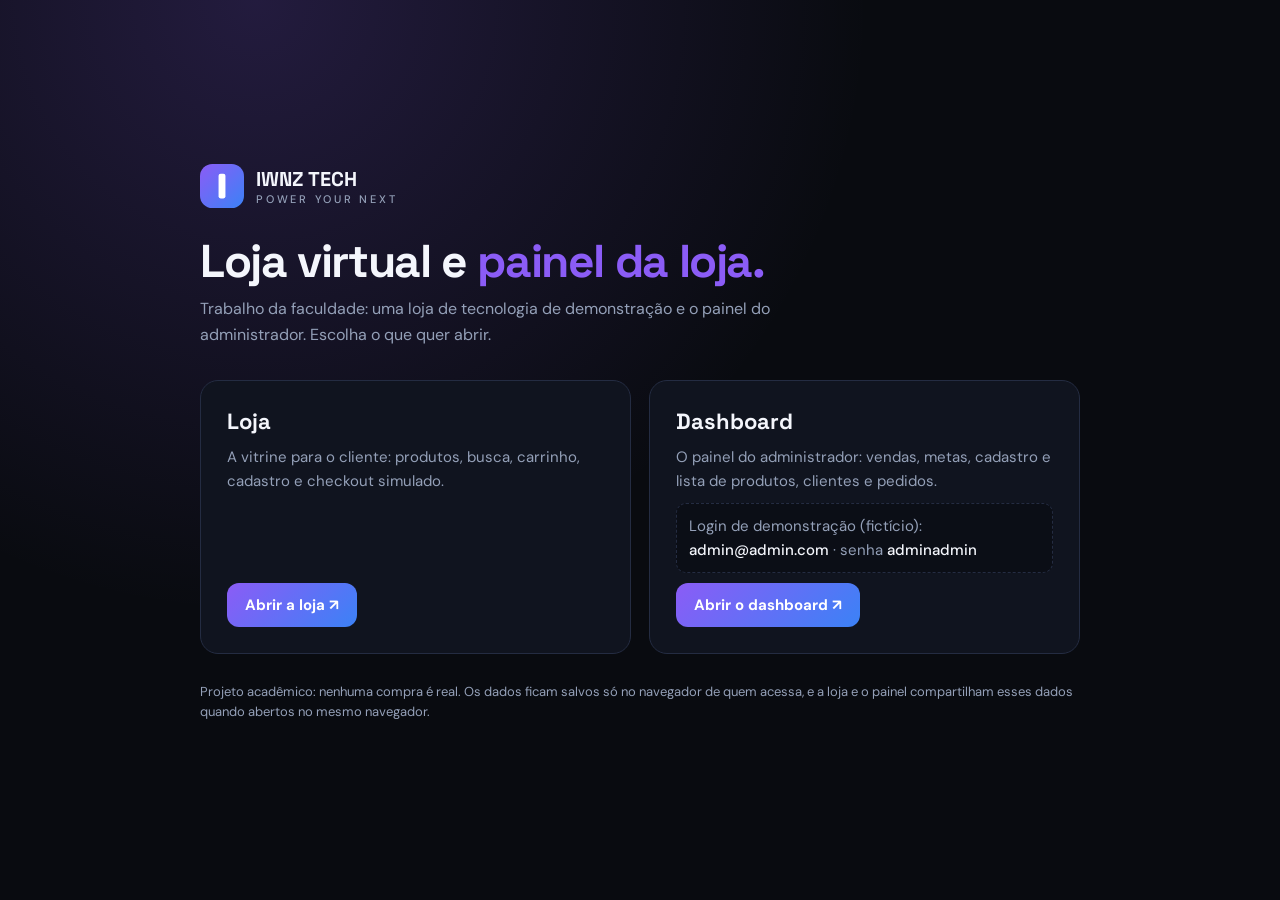
<file: index.html>
<!DOCTYPE html>
<html lang="pt-BR">
<head>
  <meta charset="UTF-8">
  <meta name="viewport" content="width=device-width, initial-scale=1.0">
  <meta name="description" content="IWNZ Tech: loja virtual e painel administrativo de demonstração (trabalho da faculdade).">
  <title>IWNZ Tech | Loja e Painel</title>
  <link rel="icon" href="Compartilhado/favicon.svg" type="image/svg+xml">
  <link rel="preconnect" href="https://fonts.googleapis.com">
  <link rel="preconnect" href="https://fonts.gstatic.com" crossorigin>
  <link href="https://fonts.googleapis.com/css2?family=DM+Sans:wght@400;500;700&family=Space+Grotesk:wght@600;700&display=swap" rel="stylesheet">

  <!-- Página de entrada do projeto publicado: leva para a Loja e para o Painel -->
  <style>
    :root {
      --bg: #090b10;
      --panel: #10141f;
      --line: #242c42;
      --text: #f4f6fc;
      --muted: #94a0b8;
      --accent: #8b5cf6;
      --accent-2: #3b82f6;
    }
    * { box-sizing: border-box; }
    body {
      margin: 0;
      min-height: 100vh;
      display: grid;
      place-items: center;
      padding: 32px 16px;
      background: radial-gradient(circle at 20% 0%, #8b5cf633, transparent 45%), var(--bg);
      color: var(--text);
      font: 16px/1.6 "DM Sans", Arial, sans-serif;
    }
    main { width: min(880px, 100%); }
    .brand { display: flex; align-items: center; gap: 12px; margin-bottom: 28px; font: 700 20px "Space Grotesk", Arial, sans-serif; }
    .brand img { width: 44px; height: 44px; }
    .brand small { display: block; color: var(--muted); font: 500 11px "DM Sans", Arial, sans-serif; letter-spacing: .25em; }
    h1 { margin: 0 0 10px; font: 700 clamp(30px, 6vw, 46px)/1.1 "Space Grotesk", Arial, sans-serif; letter-spacing: -0.03em; }
    h1 span { color: var(--accent); }
    .intro { margin: 0 0 32px; color: var(--muted); max-width: 60ch; }
    .cards { display: grid; grid-template-columns: repeat(auto-fit, minmax(260px, 1fr)); gap: 18px; }
    .card {
      display: flex; flex-direction: column; gap: 10px;
      padding: 26px; border: 1px solid var(--line); border-radius: 18px;
      background: var(--panel); color: inherit; text-decoration: none;
      transition: border-color .2s, transform .2s;
    }
    .card:hover { border-color: var(--accent); transform: translateY(-2px); }
    .card:focus-visible { outline: 3px solid var(--accent-2); outline-offset: 3px; }
    .card h2 { margin: 0; font: 700 22px "Space Grotesk", Arial, sans-serif; }
    .card p { margin: 0; color: var(--muted); font-size: 15px; }
    .card .go {
      margin-top: auto; align-self: flex-start; padding: 10px 18px; border-radius: 12px;
      background: linear-gradient(135deg, var(--accent), var(--accent-2)); color: #fff; font-weight: 700; font-size: 15px;
    }
    .login { margin-top: 4px; padding: 10px 12px; border-radius: 10px; background: #0b0e16; border: 1px dashed var(--line); font-size: 14px; color: var(--muted); }
    .login b { color: var(--text); font-weight: 500; }
    .note { margin-top: 28px; font-size: 13px; color: var(--muted); }
    @media (prefers-reduced-motion: reduce) { .card { transition: none; } .card:hover { transform: none; } }
  </style>
</head>
<body>
  <main>
    <div class="brand">
      <img src="Compartilhado/favicon.svg" alt="">
      <span>IWNZ TECH<small>POWER YOUR NEXT</small></span>
    </div>

    <h1>Loja virtual e <span>painel da loja.</span></h1>
    <p class="intro">Trabalho da faculdade: uma loja de tecnologia de demonstração e o painel do administrador. Escolha o que quer abrir.</p>

    <div class="cards">
      <a class="card" href="Loja/">
        <h2>Loja</h2>
        <p>A vitrine para o cliente: produtos, busca, carrinho, cadastro e checkout simulado.</p>
        <span class="go">Abrir a loja ↗</span>
      </a>

      <a class="card" href="Dashboard/">
        <h2>Dashboard</h2>
        <p>O painel do administrador: vendas, metas, cadastro e lista de produtos, clientes e pedidos.</p>
        <p class="login">Login de demonstração (fictício):<br><b>admin@admin.com</b> · senha <b>adminadmin</b></p>
        <span class="go">Abrir o dashboard ↗</span>
      </a>
    </div>

    <p class="note">Projeto acadêmico: nenhuma compra é real. Os dados ficam salvos só no navegador de quem acessa, e a loja e o painel compartilham esses dados quando abertos no mesmo navegador.</p>
  </main>
</body>
</html>
</file>
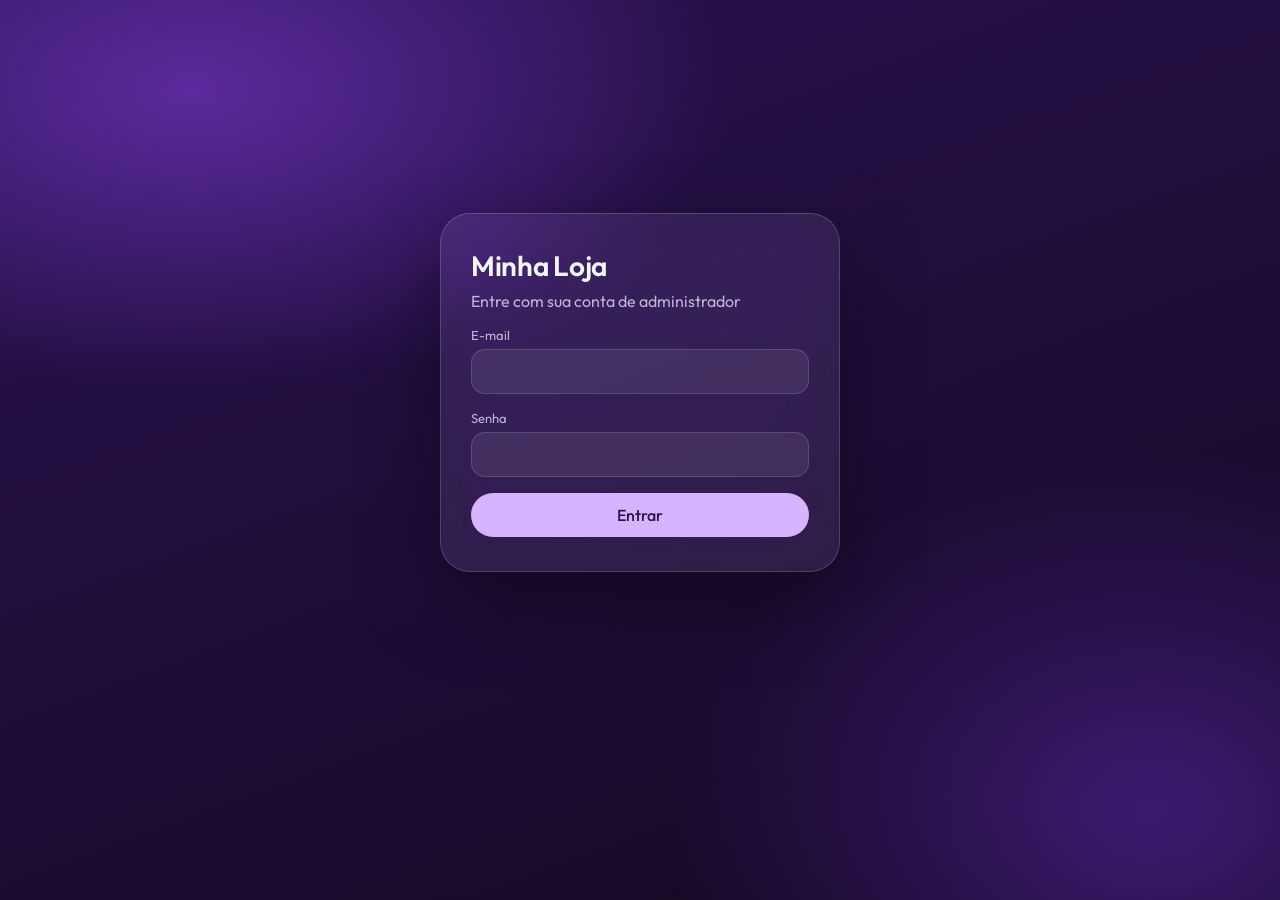
<file: Dashboard/index.html>
<!DOCTYPE html>
<html lang="pt-BR">
<head>
<meta charset="utf-8">
<meta name="viewport" content="width=device-width, initial-scale=1, viewport-fit=cover">
<title>Minha Loja · Painel</title>
<link rel="icon" href="../Compartilhado/favicon.svg" type="image/svg+xml">
<link rel="preconnect" href="https://fonts.googleapis.com">
<link href="https://fonts.googleapis.com/css2?family=Outfit:wght@300;400;500;600&display=swap" rel="stylesheet">
<link rel="stylesheet" href="style.css">
</head>
<body>
<div class="login" id="login" hidden>
  <form class="glass loginbox" id="formLogin" novalidate>
    <h1>Minha Loja</h1>
    <p class="sub">Entre com sua conta de administrador</p>
    <label>E-mail<input id="l-email" type="email" autocomplete="username" required></label>
    <label>Senha<input id="l-senha" type="password" autocomplete="current-password" required></label>
    <p class="erro" id="l-erro" role="alert" hidden></p>
    <button class="btn" type="submit">Entrar</button>
  </form>
</div>
<div class="shell" id="app" hidden>
  <nav class="dock glass" aria-label="Menu principal">
    <button data-go="dashboard" aria-label="Dashboard"><svg class="i" viewBox="0 0 24 24"><rect x="3" y="3" width="7" height="9" rx="2"/><rect x="14" y="3" width="7" height="5" rx="2"/><rect x="14" y="12" width="7" height="9" rx="2"/><rect x="3" y="16" width="7" height="5" rx="2"/></svg><span>Dashboard</span></button>
    <button data-go="cadastrar" aria-label="Cadastrar"><svg class="i" viewBox="0 0 24 24"><circle cx="12" cy="12" r="9"/><path d="M12 8v8M8 12h8"/></svg><span>Cadastrar</span></button>
    <button data-go="listar" aria-label="Listar"><svg class="i" viewBox="0 0 24 24"><path d="M8 6h13M8 12h13M8 18h13"/><circle cx="3.5" cy="6" r="1"/><circle cx="3.5" cy="12" r="1"/><circle cx="3.5" cy="18" r="1"/></svg><span>Listar</span></button>
  </nav>

  <main class="panel glass">
    <header>
      <h1 id="title">Minha Loja</h1>
      <div class="me">
        <a class="btn ghost small" href="../Loja/" target="_blank" rel="noopener">Ver loja ↗</a><span class="menome" id="meNome"></span><div class="avatar" aria-hidden="true">A</div><button class="btn ghost small" id="sair" type="button">Sair</button>
      </div>
    </header>

    <!-- DASHBOARD -->
    <section id="v-dashboard" class="grid">
      <div class="card act">
        <div class="cardhead"><h2>Vendas</h2><span class="sel">Semanal</span></div>
        <div class="bars" id="bars"></div>
      </div>
      <div class="stats" id="stats"></div>
      <div class="card over">
        <div class="cardhead"><h2>Visão geral</h2><span class="sel">Mensal</span></div>
        <div class="donutwrap">
          <div class="donut">
            <svg viewBox="0 0 120 120"><circle cx="60" cy="60" r="48" fill="none" stroke="rgba(255,255,255,.14)" stroke-width="14"/><circle id="arcA" cx="60" cy="60" r="48" fill="none" stroke="#a78bfa" stroke-width="14" stroke-linecap="round"/><circle id="arcB" cx="60" cy="60" r="48" fill="none" stroke="#f2c500" stroke-width="14" stroke-linecap="round"/></svg>
            <div class="c"><b id="goalPct">0%</b><small id="goalVal"></small></div>
          </div>
          <div class="legend" id="legend"></div>
        </div>
      </div>
      <div class="card chal"><div class="cardhead"><h2>Metas da loja</h2></div><div id="goals"></div></div>
      <div class="card cal">
        <div class="calhead"><h2 id="calTitle"></h2><div style="display:flex;gap:8px"><button class="iconbtn" id="prevW" aria-label="Semana anterior">‹</button><button class="iconbtn" id="nextW" aria-label="Próxima semana">›</button></div></div>
        <div class="days" id="days"></div>
      </div>
      <div class="card out">
        <div class="cardhead"><h2>Resultado</h2><span class="sel">Mensal</span></div>
        <div class="outrow"><div class="ic"><svg class="i" viewBox="0 0 24 24"><path d="M3 17l6-6 4 4 8-8M14 7h7v7"/></svg></div><div><b id="ticket"></b><small>Ticket médio</small></div><span class="pill" id="ticketSelo" hidden></span></div>
      </div>
    </section>

    <!-- CADASTRAR -->
    <section id="v-cadastrar" hidden>
      <div class="tabs" role="tablist" aria-label="Tipo de cadastro"><button type="button" role="tab" data-aba="produtos" aria-controls="form">Produtos</button><button type="button" role="tab" data-aba="clientes" aria-controls="formCliente">Clientes</button></div>
      <form id="form" class="card" role="tabpanel" aria-labelledby="formTitle" novalidate>
        <div class="cardhead"><h2 id="formTitle">Novo produto</h2></div>
        <input type="hidden" id="f-id">
        <div class="formgrid">
          <label class="full">Nome do produto<input id="f-nome" required placeholder="Ex.: Mouse Gamer sem fio"></label>
          <label>SKU<input id="f-sku" placeholder="PER-MOU01"></label>
          <label>Categoria<select id="f-cat"></select></label>
          <label>Preço (R$)<input id="f-preco" type="number" min="0" step="0.01" required placeholder="0,00"></label>
          <label>Preço antigo (R$) <small>opcional, mostra o desconto</small><input id="f-preco-antigo" type="number" min="0" step="0.01" placeholder="0,00"></label>
          <label>Estoque (unidades)<input id="f-estoque" type="number" min="0" step="1" required placeholder="0"></label>
          <label class="check"><input id="f-destaque" type="checkbox"> Destaque na loja (aparece primeiro)</label>
          <label class="full">URL da imagem<input id="f-imagem" type="url" placeholder="https://… (deixe vazio para usar a imagem padrão)"></label>
          <label class="full">Descrição<textarea id="f-desc" placeholder="Detalhes que o cliente vai ver na loja"></textarea></label>
        </div>
        <div class="actions"><button class="btn" type="submit">Salvar produto</button><button class="btn ghost" type="button" id="cancel">Limpar</button></div>
      </form>
      <form id="formCliente" class="card" role="tabpanel" aria-labelledby="formClienteTitle" novalidate hidden>
        <div class="cardhead"><h2 id="formClienteTitle">Novo cliente</h2></div>
        <input type="hidden" id="c-id">
        <div class="formgrid">
          <label class="full">Nome completo<input id="c-nome" required placeholder="Ex.: Maria da Silva" autocomplete="off"></label>
          <label>E-mail<input id="c-email" type="email" required placeholder="maria@email.com" autocomplete="off" aria-describedby="c-email-dica"><small id="c-email-dica" hidden>É o login da conta na loja: não pode ser alterado aqui.</small></label>
          <label>Telefone<input id="c-tel" type="tel" placeholder="(17) 99999-0000" autocomplete="off"></label>
          <label>CPF<input id="c-cpf" placeholder="000.000.000-00" autocomplete="off"></label>
          <label>Cidade<input id="c-cidade" placeholder="Fernandópolis" autocomplete="off"></label>
          <label class="full">Endereço de entrega<input id="c-end" placeholder="Rua, número, bairro, CEP" autocomplete="off"></label>
        </div>
        <div class="actions"><button class="btn" type="submit">Salvar cliente</button><button class="btn ghost" type="button" id="cancelC">Limpar</button></div>
      </form>
    </section>

    <!-- LISTAR -->
    <section id="v-listar" hidden>
      <div class="tabs" role="tablist" aria-label="Tipo de lista"><button type="button" role="tab" data-aba="produtos" aria-controls="card-produtos">Produtos</button><button type="button" role="tab" data-aba="clientes" aria-controls="card-clientes">Clientes</button><button type="button" role="tab" data-aba="pedidos" aria-controls="card-pedidos">Pedidos</button></div>
      <div class="card" id="card-produtos" role="tabpanel" aria-label="Produtos">
        <div class="tools"><input id="q" type="search" placeholder="Buscar por nome, SKU ou categoria" aria-label="Buscar produtos"></div>
        <div class="tablewrap"><table><thead><tr><th>Produto</th><th>Categoria</th><th class="r">Preço</th><th class="r">Estoque</th><th class="r">Ações</th></tr></thead><tbody id="rows"></tbody></table></div>
        <div class="empty" id="empty" hidden>Nenhum produto encontrado. Use Cadastrar para adicionar o primeiro.</div>
      </div>
      <div class="card" id="card-clientes" role="tabpanel" aria-label="Clientes" hidden>
        <div class="tools"><input id="qc" type="search" placeholder="Buscar por nome, e-mail ou cidade" aria-label="Buscar clientes"></div>
        <div class="tablewrap"><table><thead><tr><th>Cliente</th><th>Telefone</th><th>Cidade</th><th>Cadastro</th><th class="r">Ações</th></tr></thead><tbody id="rowsC"></tbody></table></div>
        <div class="empty" id="emptyC" hidden>Nenhum cliente encontrado. Os clientes aparecem aqui quando criam conta na loja.</div>
      </div>
      <div class="card" id="card-pedidos" role="tabpanel" aria-label="Pedidos" hidden>
        <div class="tools"><input id="qp" type="search" placeholder="Buscar por número, cliente ou produto" aria-label="Buscar pedidos"></div>
        <div class="tablewrap"><table><thead><tr><th>Pedido</th><th>Cliente</th><th>Itens</th><th>Data</th><th class="r">Total</th></tr></thead><tbody id="rowsP"></tbody></table></div>
        <div class="empty" id="emptyP" hidden>Nenhum pedido ainda. Os pedidos aparecem aqui quando um cliente finaliza a compra na loja.</div>
      </div>
    </section>
  </main>
</div>
<div class="toast" id="toast" role="status"></div>

<script src="../Compartilhado/dados.js"></script>
<script src="script.js"></script>
</body>
</html>
</file>
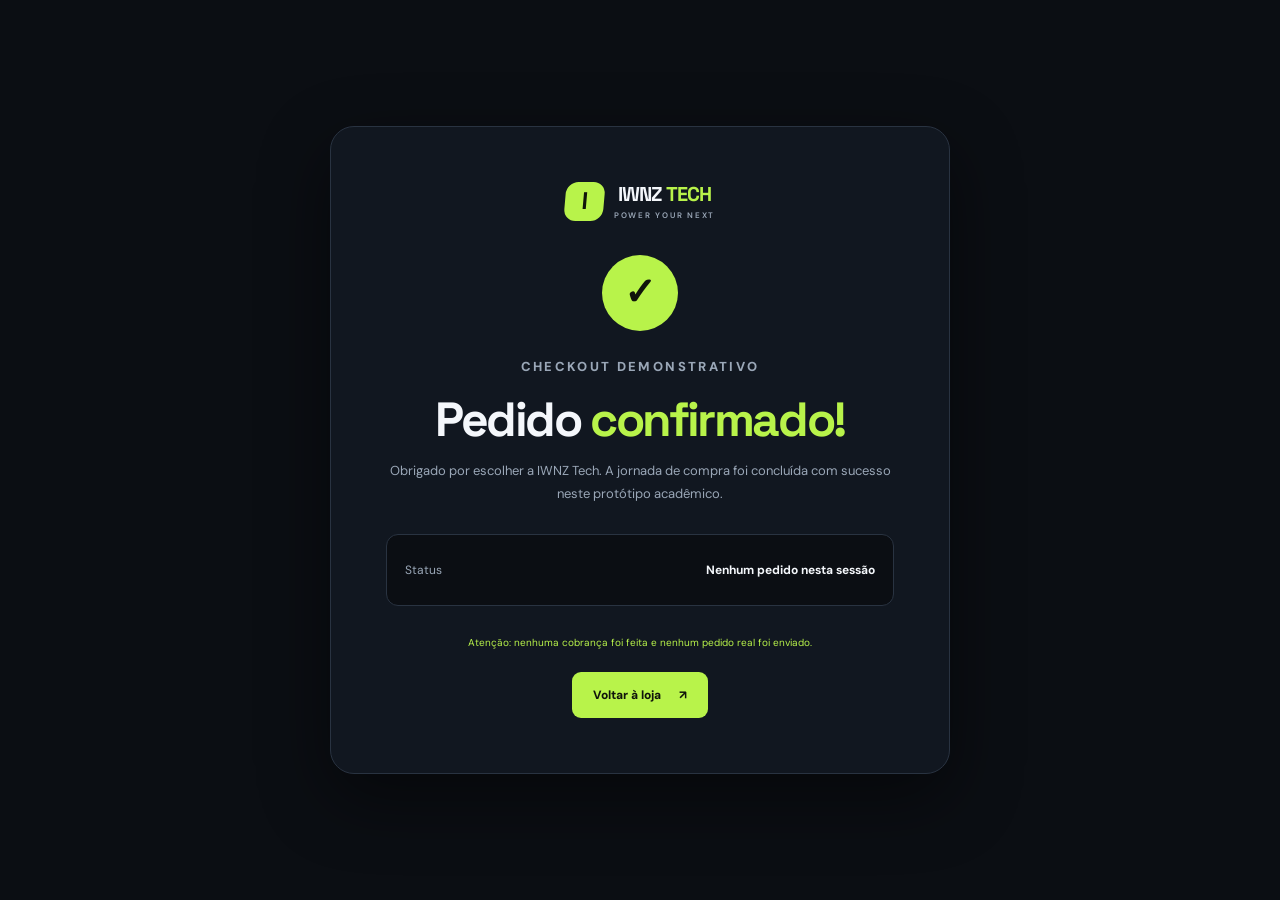
<file: pedido-confirmado.html>
<!DOCTYPE html>
<html lang="pt-BR">
<head>
  <meta charset="UTF-8">
  <meta name="viewport" content="width=device-width, initial-scale=1.0">

  <title>Pedido confirmado | IWNZ Tech</title>

  <!-- Fontes utilizadas no restante do site. -->
  <link rel="preconnect" href="https://fonts.googleapis.com">
  <link rel="preconnect" href="https://fonts.gstatic.com" crossorigin>
  <link href="https://fonts.googleapis.com/css2?family=DM+Sans:wght@400;500;600;700&family=Space+Grotesk:wght@500;600;700&display=swap" rel="stylesheet">

  <!-- Reutiliza o CSS principal da loja. -->
  <link rel="stylesheet" href="style.css">

  <!-- Estilos exclusivos da confirmação. -->
  <style>
    .confirmation-page {
      min-height: 100vh;
      display: grid;
      place-items: center;
      padding: 28px;
    }

    .confirmation-card {
      width: min(620px, 100%);
      padding: clamp(28px, 6vw, 55px);
      background: #111720;
      border: 1px solid #293341;
      border-radius: 24px;
      text-align: center;
      box-shadow: 0 24px 70px #0007;
    }

    .success-mark {
      width: 76px;
      height: 76px;
      display: grid;
      place-items: center;
      margin: 0 auto 24px;
      border-radius: 50%;
      background: #b8f34a;
      color: #10140b;
      font-size: 38px;
      font-weight: 700;
    }

    .confirmation-card h1 {
      font: 700 clamp(32px, 6vw, 48px)/1.1 "Space Grotesk", sans-serif;
      letter-spacing: -0.05em;
      margin: 12px 0;
    }

    .confirmation-card h1 span {
      color: #b8f34a;
    }

    .confirmation-card > p {
      color: #9aa7b7;
      font-size: 13px;
      line-height: 1.8;
    }

    .order-details {
      margin: 28px 0;
      padding: 18px;
      background: #0b0e13;
      border: 1px solid #293341;
      border-radius: 12px;
      text-align: left;
    }

    .order-details div {
      display: flex;
      justify-content: space-between;
      gap: 15px;
      padding: 8px 0;
      font-size: 12px;
      border-bottom: 1px solid #293341;
    }

    .order-details div:last-child {
      border: 0;
    }

    .order-details span {
      color: #9aa7b7;
    }

    .order-details strong {
      text-align: right;
      overflow-wrap: anywhere;
    }

    .demo-notice {
      font-size: 10px !important;
      color: #b8f34a !important;
      margin: 20px 0;
    }
  </style>
</head>

<body>
  <main class="confirmation-page">
    <section class="confirmation-card" aria-labelledby="confirmationTitle">

      <!-- Logotipo com link para retornar à loja. -->
      <a class="brand" href="index.html"
        style="justify-content:center; margin-bottom:34px">
        <span class="brand-mark">I</span>
        <span>IWNZ <b>TECH</b><small>POWER YOUR NEXT</small></span>
      </a>

      <div class="success-mark" aria-hidden="true">✓</div>

      <p class="eyebrow">CHECKOUT DEMONSTRATIVO</p>

      <h1 id="confirmationTitle">
        Pedido <span>confirmado!</span>
      </h1>

      <p>
        Obrigado por escolher a IWNZ Tech. A jornada de compra foi
        concluída com sucesso neste protótipo acadêmico.
      </p>

      <!-- O JavaScript preencherá os dados do pedido aqui. -->
      <div class="order-details" id="orderDetails" aria-live="polite">
        <div>
          <span>Número do pedido</span>
          <strong>Carregando…</strong>
        </div>
      </div>

      <p class="demo-notice">
        Atenção: nenhuma cobrança foi feita e nenhum pedido real foi enviado.
      </p>

      <a class="button button-primary" href="index.html">
        Voltar à loja <span>↗</span>
      </a>
    </section>
  </main>

  <script>
    // Recupera o resumo do pedido salvo na página principal.
    const order = (() => {
      try {
        return JSON.parse(sessionStorage.getItem("iwnz_last_order"));
      } catch (error) {
        return null;
      }
    })();

    // Seleciona a área que mostrará os detalhes.
    const details = document.querySelector("#orderDetails");

    // Se existe um pedido, apresenta os dados recebidos.
    if (order) {
      details.innerHTML = `
        <div>
          <span>Número do pedido</span>
          <strong>${order.orderNumber}</strong>
        </div>

        <div>
          <span>Cliente</span>
          <strong>${order.name}</strong>
        </div>

        <div>
          <span>Itens</span>
          <strong>${order.items}</strong>
        </div>

        <div>
          <span>Total simulado</span>
          <strong>
            ${new Intl.NumberFormat("pt-BR", {
              style: "currency",
              currency: "BRL"
            }).format(order.total)}
          </strong>
        </div>

        <div>
          <span>Data</span>
          <strong>${order.date}</strong>
        </div>
      `;
    } else {
      // Se a página for aberta diretamente, informa que não há pedido.
      details.innerHTML = `
        <div>
          <span>Status</span>
          <strong>Nenhum pedido nesta sessão</strong>
        </div>
      `;
    }
  </script>
</body>
</html>
</file>
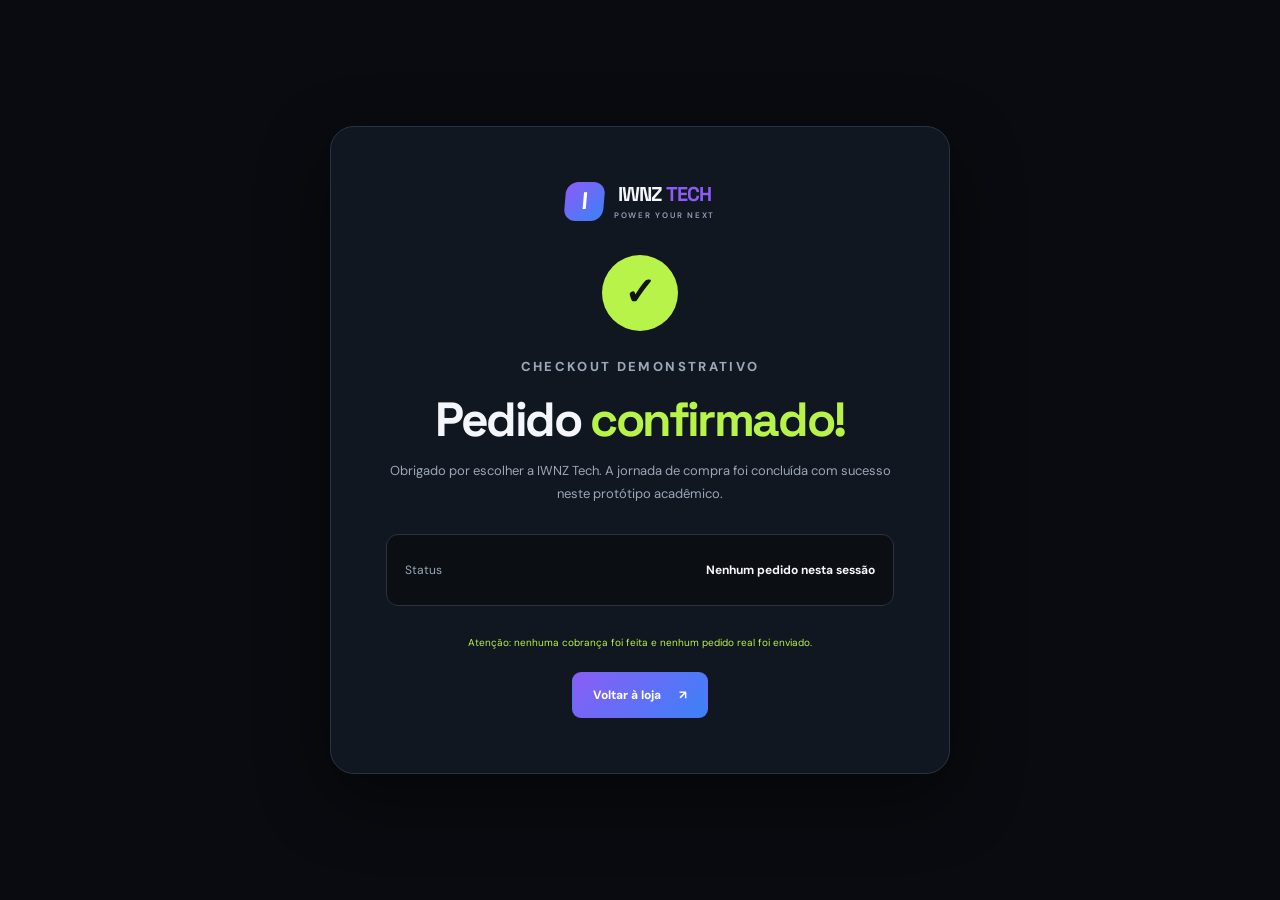
<file: Loja/pedido-confirmado.html>
<!DOCTYPE html>
<html lang="pt-BR">
<head>
  <meta charset="UTF-8">
  <meta name="viewport" content="width=device-width, initial-scale=1.0">

  <title>Pedido confirmado | IWNZ Tech</title>
  <link rel="icon" href="../Compartilhado/favicon.svg" type="image/svg+xml">

  <!-- Fontes utilizadas no restante do site. -->
  <link rel="preconnect" href="https://fonts.googleapis.com">
  <link rel="preconnect" href="https://fonts.gstatic.com" crossorigin>
  <link href="https://fonts.googleapis.com/css2?family=DM+Sans:wght@400;500;600;700&family=Space+Grotesk:wght@500;600;700&display=swap" rel="stylesheet">

  <!-- Reutiliza o CSS principal da loja. -->
  <link rel="stylesheet" href="style.css">

  <!-- Estilos exclusivos da confirmação. -->
  <style>
    .confirmation-page {
      min-height: 100vh;
      display: grid;
      place-items: center;
      padding: 28px;
    }

    .confirmation-card {
      width: min(620px, 100%);
      padding: clamp(28px, 6vw, 55px);
      background: #111720;
      border: 1px solid #293341;
      border-radius: 24px;
      text-align: center;
      box-shadow: 0 24px 70px #0007;
    }

    .success-mark {
      width: 76px;
      height: 76px;
      display: grid;
      place-items: center;
      margin: 0 auto 24px;
      border-radius: 50%;
      background: #b8f34a;
      color: #10140b;
      font-size: 38px;
      font-weight: 700;
    }

    .confirmation-card h1 {
      font: 700 clamp(32px, 6vw, 48px)/1.1 "Space Grotesk", sans-serif;
      letter-spacing: -0.05em;
      margin: 12px 0;
    }

    .confirmation-card h1 span {
      color: #b8f34a;
    }

    .confirmation-card > p {
      color: #9aa7b7;
      font-size: 13px;
      line-height: 1.8;
    }

    .order-details {
      margin: 28px 0;
      padding: 18px;
      background: #0b0e13;
      border: 1px solid #293341;
      border-radius: 12px;
      text-align: left;
    }

    .order-details div {
      display: flex;
      justify-content: space-between;
      gap: 15px;
      padding: 8px 0;
      font-size: 12px;
      border-bottom: 1px solid #293341;
    }

    .order-details div:last-child {
      border: 0;
    }

    .order-details span {
      color: #9aa7b7;
    }

    .order-details strong {
      text-align: right;
      overflow-wrap: anywhere;
    }

    .demo-notice {
      font-size: 10px !important;
      color: #b8f34a !important;
      margin: 20px 0;
    }
  </style>
</head>

<body>
  <main class="confirmation-page">
    <section class="confirmation-card" aria-labelledby="confirmationTitle">

      <!-- Logotipo com link para retornar à loja. -->
      <a class="brand" href="index.html"
        style="justify-content:center; margin-bottom:34px">
        <span class="brand-mark">I</span>
        <span>IWNZ <b>TECH</b><small>POWER YOUR NEXT</small></span>
      </a>

      <div class="success-mark" aria-hidden="true">✓</div>

      <p class="eyebrow">CHECKOUT DEMONSTRATIVO</p>

      <h1 id="confirmationTitle">
        Pedido <span>confirmado!</span>
      </h1>

      <p>
        Obrigado por escolher a IWNZ Tech. A jornada de compra foi
        concluída com sucesso neste protótipo acadêmico.
      </p>

      <!-- O JavaScript preencherá os dados do pedido aqui. -->
      <div class="order-details" id="orderDetails" aria-live="polite">
        <div>
          <span>Número do pedido</span>
          <strong>Carregando…</strong>
        </div>
      </div>

      <p class="demo-notice">
        Atenção: nenhuma cobrança foi feita e nenhum pedido real foi enviado.
      </p>

      <a class="button button-primary" href="index.html">
        Voltar à loja <span>↗</span>
      </a>
    </section>
  </main>

  <script>
    // Recupera o resumo do pedido salvo na página principal.
    const order = (() => {
      try {
        return JSON.parse(sessionStorage.getItem("iwnz_last_order"));
      } catch (error) {
        return null;
      }
    })();

    // Seleciona a área que mostrará os detalhes.
    const details = document.querySelector("#orderDetails");

    // Se existe um pedido, apresenta os dados recebidos.
    if (order) {
      details.innerHTML = `
        <div>
          <span>Número do pedido</span>
          <strong>${order.orderNumber}</strong>
        </div>

        <div>
          <span>Cliente</span>
          <strong>${order.name}</strong>
        </div>

        <div>
          <span>Itens</span>
          <strong>${order.items}</strong>
        </div>

        <div>
          <span>Total simulado</span>
          <strong>
            ${new Intl.NumberFormat("pt-BR", {
              style: "currency",
              currency: "BRL"
            }).format(order.total)}
          </strong>
        </div>

        <div>
          <span>Data</span>
          <strong>${order.date}</strong>
        </div>
      `;
    } else {
      // Se a página for aberta diretamente, informa que não há pedido.
      details.innerHTML = `
        <div>
          <span>Status</span>
          <strong>Nenhum pedido nesta sessão</strong>
        </div>
      `;
    }
  </script>
</body>
</html>
</file>
<file: Dashboard/style.css>
:root{
  color-scheme:dark;
  --bg1:#2a1252;--bg2:#12081f;--glass:rgba(255,255,255,.08);--glass2:rgba(255,255,255,.07);
  --line:rgba(255,255,255,.16);--txt:#f2f5f9;--mut:#c0b4d9;--yellow:#f2c500;--blue:#a78bfa;
  --lime:#d8b4fe;--green:#2fb36a;--limetxt:#2a0f4d;--greentxt:#fff;
}
*{box-sizing:border-box;margin:0}
body{font-family:'Outfit',system-ui,-apple-system,'Segoe UI',sans-serif;color:var(--txt);min-height:100vh;
  background:radial-gradient(900px 500px at 15% 10%,#5b2a9d 0%,transparent 60%),radial-gradient(800px 600px at 90% 90%,#3b1a70 0%,transparent 60%),linear-gradient(160deg,var(--bg1),var(--bg2));
  background-color:var(--bg2);background-attachment:fixed;padding:calc(32px + env(safe-area-inset-top,0px)) 20px calc(32px + env(safe-area-inset-bottom,0px));display:flex;justify-content:center;align-items:flex-start}
button,input,select,textarea{font:inherit;color:inherit}
.shell{display:flex;gap:22px;align-items:center;width:100%;max-width:1160px}
.glass{background:var(--glass);border:1px solid var(--line);-webkit-backdrop-filter:blur(28px) saturate(130%);backdrop-filter:blur(28px) saturate(130%);box-shadow:0 30px 80px rgba(0,0,0,.35)}
.panel{flex:1;min-width:0;border-radius:34px;padding:28px}
.card{background:var(--glass2);border:1px solid rgba(255,255,255,.08);border-radius:22px;padding:18px 20px}

/* menu */
.dock{display:flex;flex-direction:column;gap:10px;padding:12px 10px;border-radius:30px}
.dock button{width:44px;height:44px;border-radius:50%;border:0;background:transparent;display:grid;place-items:center;color:var(--mut);cursor:pointer;position:relative;transition:background .2s,color .2s}
.dock button:hover{color:var(--txt)}
.dock button[aria-current="page"]{background:rgba(255,255,255,.18);color:#fff}
.dock button:focus-visible,.btn:focus-visible,.iconbtn:focus-visible,input:focus-visible,select:focus-visible,textarea:focus-visible{outline:2px solid var(--blue);outline-offset:2px}
.dock button span{position:absolute;left:56px;white-space:nowrap;background:rgba(24,10,44,.92);border:1px solid var(--line);padding:5px 10px;border-radius:10px;font-size:13px;opacity:0;pointer-events:none;transition:opacity .15s;z-index:5}
.dock button:hover span,.dock button:focus-visible span{opacity:1}
svg.i{width:20px;height:20px;fill:none;stroke:currentColor;stroke-width:1.7;stroke-linecap:round;stroke-linejoin:round}

/* topo */
header{display:flex;justify-content:space-between;align-items:center;margin-bottom:22px}
h1{font-size:28px;font-weight:600;letter-spacing:-.3px}
.me{display:flex;align-items:center;gap:16px}
.avatar{width:36px;height:36px;border-radius:50%;background:linear-gradient(135deg,#e9b8ff,#9b5de5);display:grid;place-items:center;font-weight:600;font-size:14px;color:#3a1a0c}
h2{font-size:17px;font-weight:500}
.cardhead{display:flex;justify-content:space-between;align-items:center;margin-bottom:14px}
.sel{background:none;border:0;color:var(--mut);font-size:13px;cursor:pointer}
.sel option{color:#111}

/* dashboard */
.grid{display:grid;grid-template-columns:1.5fr .85fr 1.35fr;gap:16px}
.act{grid-column:1}.stats{grid-column:2;display:grid;gap:10px}.over{grid-column:3}
.chal{grid-column:1/3;grid-row:2/4;background:none;border:0;padding:6px 0 0}.cal{grid-column:3;grid-row:2;background:none;border:0;padding:6px 0 0}.out{grid-column:3;grid-row:3}
.bars{display:flex;gap:9px;height:170px}
.bar{flex:1;display:flex;flex-direction:column;align-items:center;gap:6px;font-size:11px;color:var(--mut)}
.track{flex:1;width:100%;background:rgba(255,255,255,.12);border-radius:20px;display:flex;align-items:flex-end;overflow:hidden}
.fill{width:100%;background:rgba(255,255,255,.34);border-radius:20px;display:flex;justify-content:center;padding-top:8px;font-size:10px;color:#e9eef5;transition:height .6s cubic-bezier(.2,.8,.2,1)}
.bar.top .fill{background:rgba(255,255,255,.5)}
.stat{display:flex;align-items:center;gap:14px;background:rgba(255,255,255,.07);border-radius:18px;padding:12px 14px}
.stat .ic{width:36px;height:36px;border-radius:50%;background:rgba(255,255,255,.12);display:grid;place-items:center;flex:none}
.stat b{display:block;font-size:17px;font-weight:500}.stat small{color:var(--mut);font-size:12px}
.donutwrap{display:flex;align-items:center;gap:18px;flex-wrap:wrap;justify-content:center}
.donut{position:relative;width:150px;height:150px;flex:none}
.donut svg{width:100%;height:100%;transform:rotate(-90deg)}
.donut .c{position:absolute;inset:0;display:grid;place-content:center;text-align:center}
.donut .c b{font-size:26px;font-weight:500}.donut .c small{color:var(--mut);font-size:11px}
.legend{display:grid;gap:12px;font-size:12px;min-width:120px}
.legend span{color:var(--mut);display:flex;align-items:center;gap:6px}.legend i{width:7px;height:7px;border-radius:50%;display:inline-block}
.legend b{font-weight:500;font-size:14px}.legend em{font-style:normal;color:var(--mut);font-size:11px;margin-left:8px}
.row{display:flex;align-items:center;gap:14px;padding:16px 0;border-bottom:1px solid rgba(255,255,255,.07);font-size:14px}
.row:last-child{border:0}.row .t{flex:1}.row .n{color:var(--mut);font-size:12px}
.ring{width:26px;height:26px;flex:none}
.chip{font-size:12px;font-weight:500;padding:6px 16px;border-radius:999px;min-width:96px;text-align:center}
.chip.on{background:var(--lime);color:var(--limetxt)}.chip.ok{background:var(--green);color:var(--greentxt)}
.calhead{display:flex;justify-content:space-between;align-items:center;margin-bottom:14px}
.iconbtn{width:34px;height:34px;border-radius:50%;border:0;background:rgba(255,255,255,.12);cursor:pointer;display:grid;place-items:center}
.days{display:grid;grid-template-columns:repeat(7,1fr);gap:4px;text-align:center;font-size:12px;color:var(--mut)}
.days div{padding:8px 0;border-radius:12px}.days b{display:block;font-size:15px;font-weight:500;color:var(--txt);margin-top:6px}
.days .today{background:rgba(255,255,255,.14)}
.outrow{display:flex;align-items:center;gap:14px}.outrow .ic{width:38px;height:38px;border-radius:12px;background:rgba(255,255,255,.1);display:grid;place-items:center}
.outrow b{display:block;font-weight:500}.outrow small{color:var(--mut);font-size:12px}
.pill{margin-left:auto;background:rgba(255,255,255,.12);border-radius:999px;padding:7px 14px;font-size:13px}

/* cadastrar / listar */
.formgrid{display:grid;grid-template-columns:repeat(2,1fr);gap:14px}
.full{grid-column:1/-1}
.tabs{display:inline-flex;gap:4px;padding:4px;border-radius:999px;background:rgba(255,255,255,.08);margin-bottom:16px}
.tabs button{border:0;background:transparent;color:var(--mut);padding:9px 22px;border-radius:999px;cursor:pointer;font-size:14px}
.tabs button[aria-selected="true"]{background:rgba(255,255,255,.2);color:#fff}
.tabs button:focus-visible{outline:2px solid var(--blue);outline-offset:2px}
label{display:grid;gap:6px;font-size:13px;color:var(--mut)}
input,select,textarea{background:rgba(255,255,255,.08);border:1px solid rgba(255,255,255,.14);border-radius:14px;padding:12px 14px;font-size:15px;width:100%}
select option{color:#111}
textarea{min-height:96px;resize:vertical}
.btn{border:0;border-radius:999px;padding:12px 26px;font-weight:500;cursor:pointer;background:var(--lime);color:var(--limetxt)}
.btn.ghost{background:rgba(255,255,255,.12);color:var(--txt)}
.actions{display:flex;gap:10px;margin-top:6px}
.tools{display:flex;gap:12px;margin-bottom:14px;flex-wrap:wrap}.tools input{max-width:320px}
.tablewrap{overflow-x:auto}
table{width:100%;border-collapse:collapse;font-size:14px;min-width:560px}
th{text-align:left;font-weight:400;color:var(--mut);font-size:12px;padding:10px 12px}
td{padding:14px 12px;border-top:1px solid rgba(255,255,255,.07)}
td.r,th.r{text-align:right}
.low{color:#ffb4a6}
.empty{padding:36px 0;text-align:center;color:var(--mut)}
.toast{position:fixed;bottom:calc(24px + env(safe-area-inset-bottom,0px));left:50%;transform:translateX(-50%);background:rgba(24,10,44,.94);border:1px solid var(--line);padding:12px 22px;border-radius:999px;font-size:14px;opacity:0;pointer-events:none;transition:opacity .25s;z-index:20}
.toast.show{opacity:1}
.login{width:100%;min-height:80vh;display:grid;place-items:center}
.loginbox{width:100%;max-width:400px;padding:34px 30px;border-radius:30px;display:grid;gap:16px}
.loginbox .sub{color:var(--mut);margin-top:-8px}
.erro{color:#ffb4a6;font-size:14px}
.dica{color:var(--mut);font-size:12px;text-align:center}
.btn.small{padding:8px 18px;font-size:13px}
.menome{font-size:14px;color:var(--mut)}
[hidden]{display:none!important}

@media(max-width:900px){
  .grid{grid-template-columns:1fr 1fr}
  .act{grid-column:1/-1}.stats{grid-column:1/-1;grid-template-columns:repeat(2,1fr)}.over{grid-column:1/-1}
  .chal{grid-column:1/-1;grid-row:auto}.cal{grid-column:1/-1;grid-row:auto}.out{grid-column:1/-1;grid-row:auto}
}
@media(max-width:700px){
  body{padding:calc(16px + env(safe-area-inset-top,0px)) 12px calc(96px + env(safe-area-inset-bottom,0px))}
  .shell{flex-direction:column-reverse}
  .dock{position:fixed;bottom:calc(12px + env(safe-area-inset-bottom,0px));left:50%;transform:translateX(-50%);flex-direction:row;z-index:10}
  .dock button span{display:none}
  .panel{padding:20px 16px;border-radius:26px}
  .stats{grid-template-columns:1fr!important}
  .formgrid{grid-template-columns:1fr}
  .menome{display:none}
}
@media(prefers-reduced-motion:reduce){*{transition:none!important}}
/* ---- integração com a loja ---- */
label small{color:var(--mut);opacity:.75;font-size:12px}
label.check{display:flex;align-items:center;gap:10px;align-self:end;padding:12px 0;color:var(--txt);font-size:14px;cursor:pointer}
label.check input{width:20px;height:20px;padding:0;accent-color:var(--lime)}
.me a.btn{text-decoration:none}
.tag{display:inline-block;font-size:11px;padding:2px 8px;border-radius:999px;background:rgba(255,255,255,.12);color:var(--mut);margin-left:6px;vertical-align:middle}
.thumb{width:40px;height:40px;border-radius:10px;object-fit:cover;background:rgba(255,255,255,.08);vertical-align:middle;margin-right:10px;float:left}
@media(max-width:700px){.me a.btn{display:none}}
input[readonly]{opacity:.6;cursor:not-allowed}
</file>
<file: style.css>
/* =========================================================
   IWNZ TECH — STYLE.CSS
   Este arquivo controla o visual da loja.
   ========================================================= */

/* 1. Variáveis: cores reutilizadas em todo o projeto. */
:root {
  --bg: #0b0e13;
  --panel: #111720;
  --panel-2: #171f2a;
  --line: #293341;
  --text: #f4f7fb;
  --muted: #9aa7b7;
  --accent: #b8f34a;
  --accent-2: #d3ff7c;
  --danger: #ff6868;
  --radius: 18px;
  --shadow: 0 24px 70px #0007;
  --font-body: "DM Sans", Arial, sans-serif;
  --font-display: "Space Grotesk", Arial, sans-serif;
}

/* 2. Configurações gerais. */
* {
  box-sizing: border-box;
}

html {
  scroll-behavior: smooth;
  scroll-padding-top: 130px;
}

body {
  margin: 0;
  background: var(--bg);
  color: var(--text);
  font-family: var(--font-body);
  font-size: 15px;
  line-height: 1.55;
}

body.modal-open {
  overflow: hidden;
}

a {
  color: inherit;
  text-decoration: none;
}

button,
input,
select {
  font: inherit;
}

button {
  cursor: pointer;
}

button:focus-visible,
a:focus-visible,
input:focus-visible,
select:focus-visible {
  outline: 3px solid var(--accent);
  outline-offset: 3px;
}

img {
  max-width: 100%;
  display: block;
}

p,
h1,
h2,
h3 {
  margin-top: 0;
}

.wrap {
  width: min(1160px, calc(100% - 48px));
  margin-inline: auto;
}

/* Texto disponível para leitores de tela. */
.sr-only {
  position: absolute;
  width: 1px;
  height: 1px;
  padding: 0;
  margin: -1px;
  overflow: hidden;
  clip: rect(0, 0, 0, 0);
  white-space: nowrap;
  border: 0;
}

/* Atalho acessível que aparece quando recebe foco. */
.skip-link {
  position: fixed;
  top: -100px;
  left: 12px;
  z-index: 1000;
  background: var(--accent);
  color: #10140b;
  padding: 12px 18px;
  border-radius: 8px;
}

.skip-link:focus {
  top: 12px;
}

/* 3. Faixa promocional e cabeçalho. */
.announcement {
  background: var(--accent);
  color: #11170a;
  text-align: center;
  padding: 8px 16px;
  font-size: 12px;
  font-weight: 700;
}

.site-header {
  position: sticky;
  top: 0;
  z-index: 20;
  background: #0b0e13ed;
  backdrop-filter: blur(18px);
  border-bottom: 1px solid #ffffff10;
}

.header-main {
  min-height: 84px;
  display: flex;
  align-items: center;
  gap: 32px;
}

.brand {
  display: flex;
  align-items: center;
  gap: 10px;
  font-family: var(--font-display);
  font-weight: 700;
  letter-spacing: -0.04em;
  font-size: 20px;
  line-height: 1.1;
  flex-shrink: 0;
}

.brand b {
  color: var(--accent);
}

.brand small {
  display: block;
  color: var(--muted);
  font: 600 8px var(--font-body);
  letter-spacing: 0.22em;
  margin-top: 5px;
}

.brand-mark {
  width: 39px;
  height: 39px;
  display: grid;
  place-items: center;
  border-radius: 12px;
  background: var(--accent);
  color: #10140b;
  font-size: 24px;
  font-weight: 700;
  transform: skew(-5deg);
}

/* Barra de pesquisa. */
.search {
  height: 44px;
  display: flex;
  flex: 1;
  max-width: 470px;
  background: #151b24;
  border: 1px solid var(--line);
  border-radius: 10px;
  overflow: hidden;
}

.search:focus-within {
  border-color: var(--accent);
}

.search input {
  width: 100%;
  min-width: 0;
  background: transparent;
  color: var(--text);
  border: 0;
  outline: 0;
  padding: 0 14px;
  font-size: 13px;
}

.search button {
  width: 48px;
  border: 0;
  background: transparent;
  color: var(--accent);
  font-size: 28px;
}

.header-actions {
  display: flex;
  align-items: center;
  gap: 15px;
  margin-left: auto;
}

.icon-action {
  display: flex;
  align-items: center;
  gap: 7px;
  background: none;
  border: 0;
  color: var(--text);
  font-size: 20px;
  position: relative;
  white-space: nowrap;
}

.action-label {
  font-size: 12px;
}

.cart-count {
  display: inline-grid;
  place-items: center;
  min-width: 19px;
  height: 19px;
  padding: 0 5px;
  background: var(--accent);
  color: #11170a;
  border-radius: 99px;
  font-size: 10px;
  font-weight: 800;
}

/* Navegação de categorias. */
.category-nav {
  border-top: 1px solid #ffffff09;
}

.nav-inner {
  display: flex;
  gap: 28px;
  align-items: center;
  min-height: 46px;
  overflow-x: auto;
  white-space: nowrap;
}

.nav-inner a {
  font-size: 12px;
  color: #c2cbd6;
  transition: color 0.2s;
}

.nav-inner a:hover {
  color: var(--accent);
}

.nav-inner .nav-offer {
  color: var(--accent);
  font-weight: 700;
  margin-left: auto;
}

/* 4. Apresentação principal. */
.hero {
  display: grid;
  grid-template-columns: 1fr 1.05fr;
  gap: 50px;
  align-items: center;
  padding-top: 65px;
  padding-bottom: 70px;
  min-height: 510px;
}

.eyebrow {
  font-size: 10px;
  font-weight: 800;
  letter-spacing: 0.18em;
  color: var(--accent);
  margin-bottom: 16px;
}

.live-dot {
  display: inline-block;
  width: 7px;
  height: 7px;
  background: var(--accent);
  border-radius: 50%;
  margin-right: 7px;
  box-shadow: 0 0 12px #b8f34a88;
}

.hero h1 {
  font: 700 clamp(44px, 5vw, 68px)/1.04 var(--font-display);
  letter-spacing: -0.06em;
  margin-bottom: 22px;
}

.hero h1 span,
.section-heading h2 span,
.newsletter-inner h2 span {
  color: var(--accent);
}

.hero-description {
  max-width: 470px;
  color: var(--muted);
  font-size: 15px;
  line-height: 1.8;
  margin-bottom: 27px;
}

.hero-buttons {
  display: flex;
  align-items: center;
  gap: 24px;
}

/* Estilo compartilhado pelos botões. */
.button {
  display: inline-flex;
  align-items: center;
  justify-content: center;
  gap: 18px;
  min-height: 46px;
  padding: 0 20px;
  border: 1px solid transparent;
  border-radius: 9px;
  font-size: 12px;
  font-weight: 800;
  transition: transform 0.2s, background 0.2s;
}

.button:hover {
  transform: translateY(-2px);
}

.button-primary {
  background: var(--accent);
  color: #10140b;
}

.button-primary:hover {
  background: var(--accent-2);
}

.button-secondary {
  background: transparent;
  color: var(--text);
  border-color: #3a4655;
}

.button-secondary:hover {
  border-color: var(--accent);
}

.button-light {
  background: #f5f7ef;
  color: #151a11;
}

.text-link {
  font-size: 12px;
  font-weight: 700;
  color: #e7edf5;
}

.text-link span {
  color: var(--accent);
  margin-left: 4px;
}

.hero-stats {
  display: flex;
  gap: 27px;
  margin-top: 42px;
  padding-top: 22px;
  border-top: 1px solid var(--line);
}

.hero-stats div {
  display: flex;
  flex-direction: column;
  gap: 3px;
}

.hero-stats strong {
  font: 700 17px var(--font-display);
}

.hero-stats span {
  font-size: 10px;
  color: var(--muted);
}

/* Imagem e elementos flutuantes da capa. */
.hero-visual {
  position: relative;
  min-width: 0;
}

.hero-visual > img {
  height: 390px;
  width: 100%;
  object-fit: cover;
  border-radius: 22px;
  border: 1px solid #ffffff1a;
  position: relative;
  z-index: 1;
  filter: saturate(0.85);
}

.hero-glow {
  position: absolute;
  inset: 10% 5%;
  background: var(--accent);
  filter: blur(95px);
  opacity: 0.13;
}

.hero-badge {
  position: absolute;
  z-index: 2;
  top: 25px;
  left: -20px;
  background: #0c1017e8;
  border: 1px solid #ffffff20;
  padding: 14px 17px;
  border-radius: 11px;
  display: flex;
  flex-direction: column;
  font-size: 9px;
  letter-spacing: 0.12em;
}

.hero-badge strong {
  font: 700 15px var(--font-display);
  margin-top: 4px;
}

.hero-badge strong span {
  color: var(--accent);
}

.floating-chip {
  position: absolute;
  z-index: 3;
  background: #151c26ed;
  border: 1px solid #ffffff1a;
  border-radius: 11px;
  padding: 11px 14px;
  box-shadow: var(--shadow);
  font-size: 11px;
}

.chip-top {
  right: 18px;
  top: -17px;
  color: var(--accent);
}

.chip-bottom {
  left: -22px;
  bottom: 24px;
  display: flex;
  align-items: center;
  gap: 10px;
}

.chip-bottom b,
.chip-bottom small {
  display: block;
}

.chip-bottom small {
  font-size: 9px;
  color: var(--muted);
  margin-top: 3px;
}

.chip-icon {
  background: var(--accent);
  color: #11170a;
  border-radius: 8px;
  padding: 8px;
  font-size: 17px;
}

/* 5. Faixa de benefícios. */
.trust-strip {
  border-block: 1px solid var(--line);
  background: #10151c;
}

.trust-grid {
  display: grid;
  grid-template-columns: repeat(4, 1fr);
  padding-block: 23px;
  gap: 20px;
}

.trust-grid > div {
  display: flex;
  align-items: center;
  gap: 13px;
}

.trust-icon {
  width: 40px;
  height: 40px;
  display: grid;
  place-items: center;
  border: 1px solid #34404c;
  border-radius: 12px;
  color: var(--accent);
  font-size: 19px;
}

.trust-grid p {
  margin: 0;
}

.trust-grid b,
.trust-grid small {
  display: block;
}

.trust-grid b {
  font-size: 12px;
}

.trust-grid small {
  font-size: 10px;
  color: var(--muted);
  margin-top: 3px;
}

/* 6. Seções e banner promocional. */
.section {
  padding-top: 76px;
  padding-bottom: 28px;
}

.section-heading {
  display: flex;
  justify-content: space-between;
  align-items: end;
  gap: 24px;
  margin-bottom: 28px;
}

.section-heading .eyebrow {
  margin-bottom: 9px;
}

.section-heading h2,
.newsletter-inner h2 {
  font: 700 clamp(27px, 3vw, 38px)/1.2 var(--font-display);
  letter-spacing: -0.045em;
  margin-bottom: 0;
}

.section-heading > .text-link {
  padding-bottom: 6px;
}

.promo-banner {
  min-height: 270px;
  position: relative;
  overflow: hidden;
  border-radius: 20px;
  background: linear-gradient(110deg, #b8f34a 0%, #9bda31 47%, #283c1b 100%);
  color: #12170d;
  display: grid;
  grid-template-columns: 1fr 1fr;
  align-items: center;
}

.promo-copy {
  padding: 38px 45px;
  position: relative;
  z-index: 2;
}

.promo-tag {
  font-size: 9px;
  letter-spacing: 0.16em;
  font-weight: 900;
  border: 1px solid #12170d55;
  border-radius: 30px;
  padding: 7px 10px;
}

.promo-copy h3 {
  font: 700 34px/1.08 var(--font-display);
  letter-spacing: -0.05em;
  margin: 20px 0 10px;
}

.promo-copy p {
  font-size: 12px;
  max-width: 300px;
  margin-bottom: 20px;
  color: #29351e;
}

.promo-art {
  height: 100%;
  position: absolute;
  right: 0;
  top: 0;
  width: 54%;
  opacity: 0.82;
  mix-blend-mode: multiply;
}

.promo-art::after {
  content: "";
  position: absolute;
  inset: 0;
  background: linear-gradient(90deg, #a7e43c, transparent 45%);
}

.promo-art img {
  height: 100%;
  width: 100%;
  object-fit: cover;
}

.promo-decoration {
  position: absolute;
  right: 30px;
  bottom: -22px;
  font: 700 44px/0.8 var(--font-display);
  letter-spacing: -0.08em;
  color: #fff8;
  z-index: 1;
  transform: rotate(-8deg);
}

/* 7. Catálogo de produtos. */
.products-section {
  padding-top: 66px;
  padding-bottom: 78px;
}

.product-heading {
  align-items: end;
}

.section-subtitle {
  color: var(--muted);
  font-size: 12px;
  margin: 12px 0 0;
}

.sort-label {
  font-size: 11px;
  color: var(--muted);
  display: flex;
  align-items: center;
  gap: 10px;
}

.sort-label select {
  background: #151b24;
  color: var(--text);
  border: 1px solid var(--line);
  padding: 10px 28px 10px 12px;
  border-radius: 8px;
}

.filter-row {
  display: flex;
  gap: 9px;
  flex-wrap: wrap;
  margin-bottom: 15px;
}

.filter-chip {
  background: transparent;
  border: 1px solid var(--line);
  color: #b4bfcd;
  border-radius: 30px;
  padding: 8px 16px;
  font-size: 11px;
}

.filter-chip:hover,
.filter-chip.active {
  background: var(--accent);
  border-color: var(--accent);
  color: #10140b;
  font-weight: 800;
}

.results-line {
  font-size: 10px;
  color: var(--muted);
  margin: 0 0 15px;
}

.product-grid {
  display: grid;
  grid-template-columns: repeat(4, minmax(0, 1fr));
  gap: 16px;
}

.product-card {
  min-width: 0;
  background: #111720;
  border: 1px solid #27313d;
  border-radius: 15px;
  overflow: hidden;
  transition: transform 0.22s, border-color 0.22s;
  position: relative;
}

.product-card:hover {
  transform: translateY(-4px);
  border-color: #647d3b;
}

.product-image {
  height: 195px;
  position: relative;
  background: #1b222c;
  overflow: hidden;
}

.product-image img {
  width: 100%;
  height: 100%;
  object-fit: cover;
  transition: transform 0.35s;
}

.product-card:hover .product-image img {
  transform: scale(1.04);
}

.product-tag {
  position: absolute;
  top: 12px;
  left: 12px;
  background: var(--accent);
  color: #11170a;
  padding: 5px 8px;
  border-radius: 5px;
  font-size: 9px;
  font-weight: 900;
}

.favorite-button {
  position: absolute;
  top: 10px;
  right: 10px;
  width: 31px;
  height: 31px;
  display: grid;
  place-items: center;
  border-radius: 50%;
  background: #0b0e13cc;
  border: 1px solid #ffffff22;
  color: #fff;
  font-size: 17px;
}

.favorite-button[aria-pressed="true"] {
  color: var(--accent);
}

.product-info {
  padding: 16px;
}

.product-category {
  font-size: 9px;
  color: var(--accent);
  text-transform: uppercase;
  letter-spacing: 0.12em;
  font-weight: 800;
}

.product-title {
  font: 600 14px/1.4 var(--font-display);
  margin: 7px 0 9px;
  min-height: 39px;
}

.rating {
  font-size: 10px;
  color: #e7c765;
  margin-bottom: 12px;
}

.rating span {
  color: var(--muted);
}

.price {
  font: 700 22px var(--font-display);
  margin: 5px 0;
}

.old-price {
  font-size: 10px;
  color: var(--muted);
  text-decoration: line-through;
}

.discount {
  display: inline-block;
  font-size: 9px;
  font-weight: 800;
  color: var(--accent);
  margin-left: 6px;
}

.installments {
  color: var(--muted);
  font-size: 10px;
  margin-bottom: 15px;
}

.add-cart {
  width: 100%;
  min-height: 40px;
  border: 0;
  border-radius: 8px;
  background: var(--accent);
  color: #10140b;
  font-size: 11px;
  font-weight: 800;
}

.add-cart:hover {
  background: var(--accent-2);
}

.empty-state {
  padding: 45px 20px;
  text-align: center;
  color: var(--muted);
}

.empty-state > span {
  font-size: 35px;
  color: var(--accent);
}

.empty-state h3 {
  color: var(--text);
}

.empty-state .button {
  margin-top: 12px;
}

/* 8. Newsletter e rodapé. */
.newsletter-section {
  background: #121922;
  border-block: 1px solid var(--line);
  padding: 48px 0;
}

.newsletter-inner {
  display: flex;
  align-items: center;
  justify-content: space-between;
  gap: 35px;
}

.newsletter-inner p:not(.eyebrow) {
  color: var(--muted);
  font-size: 12px;
  margin: 10px 0 0;
}

.newsletter-form {
  display: grid;
  grid-template-columns: 1fr auto;
  gap: 9px;
  width: min(460px, 100%);
}

.newsletter-form input {
  min-width: 0;
  background: #0b0e13;
  color: var(--text);
  border: 1px solid #303c4a;
  border-radius: 8px;
  padding: 0 12px;
  font-size: 12px;
}

.newsletter-form small {
  grid-column: 1 / -1;
  color: var(--muted);
  font-size: 9px;
}

.site-footer {
  padding-top: 40px;
}

.footer-main {
  display: grid;
  grid-template-columns: 1.4fr 1fr 1fr 1.2fr;
  gap: 35px;
  padding-bottom: 38px;
}

.footer-main > div {
  display: flex;
  flex-direction: column;
  align-items: flex-start;
  gap: 10px;
}

.footer-main > div > b {
  font-size: 12px;
  margin-bottom: 5px;
}

.footer-main p,
.footer-main a:not(.brand) {
  font-size: 11px;
  color: var(--muted);
  margin: 0;
}

.footer-main a:not(.brand):hover {
  color: var(--accent);
}

.footer-brand {
  margin-bottom: 4px;
}

.payment-pills {
  color: var(--text) !important;
}

.footer-main small {
  font-size: 9px;
  color: var(--muted);
}

.footer-bottom {
  border-top: 1px solid var(--line);
  display: flex;
  justify-content: space-between;
  gap: 20px;
  padding-block: 18px;
  font-size: 10px;
  color: #778392;
}

/* 9. Modais: login, carrinho, acessibilidade e termos. */
.modal {
  position: fixed;
  inset: 0;
  margin: auto;
  width: min(460px, calc(100% - 28px));
  max-height: min(90vh, 800px);
  overflow: auto;
  padding: 32px;
  background: #111720;
  color: var(--text);
  border: 1px solid #34404e;
  border-radius: 20px;
  box-shadow: var(--shadow);
}

.modal::backdrop {
  background: #030609c9;
  backdrop-filter: blur(5px);
}

.modal-close {
  position: absolute;
  top: 15px;
  right: 17px;
  border: 0;
  background: transparent;
  color: #b5bfcc;
  font-size: 28px;
  line-height: 1;
}

.modal h2 {
  font: 700 27px/1.2 var(--font-display);
  letter-spacing: -0.04em;
  margin: 0 0 8px;
}

.modal-brand {
  display: flex;
  align-items: center;
  gap: 9px;
  font: 700 17px var(--font-display);
  margin-bottom: 25px;
}

.modal-brand b {
  color: var(--accent);
}

.modal-brand .brand-mark {
  width: 32px;
  height: 32px;
  font-size: 19px;
  border-radius: 9px;
}

.modal .eyebrow {
  margin-bottom: 9px;
}

.modal-intro {
  color: var(--muted);
  font-size: 12px;
  margin-bottom: 22px;
}

.auth-tabs {
  display: grid;
  grid-template-columns: 1fr 1fr;
  gap: 4px;
  padding: 4px;
  background: #0b0e13;
  border-radius: 10px;
  margin-bottom: 22px;
}

.auth-tab {
  border: 0;
  background: transparent;
  color: var(--muted);
  padding: 10px;
  border-radius: 7px;
  font-size: 12px;
  font-weight: 700;
}

.auth-tab.active {
  background: #27313d;
  color: var(--text);
}

.form-field {
  display: flex;
  flex-direction: column;
  gap: 7px;
  margin-bottom: 15px;
}

.form-field label {
  font-size: 11px;
  font-weight: 700;
}

.form-field input,
.newsletter-form input {
  height: 44px;
}

.form-field input {
  background: #0b0e13;
  border: 1px solid #303c4a;
  border-radius: 8px;
  color: var(--text);
  padding: 0 12px;
  outline: 0;
  font-size: 12px;
}

.form-field input:focus {
  border-color: var(--accent);
}

.consent-list {
  padding: 12px;
  background: #0b0e13;
  border-radius: 9px;
  margin: 8px 0 14px;
}

.check-row {
  display: flex;
  align-items: flex-start;
  gap: 9px;
  font-size: 10px;
  color: #c6ced8;
  margin-bottom: 10px;
}

.check-row:last-of-type {
  margin-bottom: 0;
}

.check-row input {
  accent-color: var(--accent);
  margin-top: 3px;
  flex-shrink: 0;
}

.check-row a {
  color: var(--accent);
  text-decoration: underline;
}

.form-hint {
  font-size: 9px;
  color: var(--muted);
  margin: 9px 0 0;
}

.form-message {
  font-size: 11px;
  color: var(--danger);
  min-height: 16px;
  margin: 0 0 8px;
}

.full-button {
  width: 100%;
}

.security-note {
  font-size: 9px;
  color: var(--muted);
  text-align: center;
  margin: 15px 0 0;
}

/* Carrinho. */
.cart-modal {
  width: min(560px, calc(100% - 28px));
}

.cart-modal h2 {
  margin-bottom: 22px;
}

.cart-modal h2 span {
  font: 500 13px var(--font-body);
  color: var(--muted);
}

.cart-items {
  display: flex;
  flex-direction: column;
  gap: 12px;
}

.cart-line {
  display: grid;
  grid-template-columns: 70px 1fr auto;
  gap: 13px;
  align-items: center;
  border-bottom: 1px solid var(--line);
  padding-bottom: 13px;
}

.cart-line img {
  width: 70px;
  height: 70px;
  object-fit: cover;
  border-radius: 9px;
}

.cart-line h3 {
  font: 600 12px var(--font-display);
  margin: 0 0 5px;
}

.cart-line p {
  font-size: 11px;
  color: var(--accent);
  margin: 0;
}

.quantity-controls {
  display: flex;
  align-items: center;
  gap: 9px;
  margin-top: 8px;
}

.quantity-controls button {
  width: 24px;
  height: 24px;
  border-radius: 6px;
  background: #202a35;
  color: var(--text);
  border: 1px solid #344150;
}

.quantity-controls span {
  font-size: 11px;
}

.remove-item {
  border: 0;
  background: transparent;
  color: var(--muted);
  font-size: 10px;
  text-decoration: underline;
  margin-top: 5px;
}

.cart-line-total {
  font: 700 12px var(--font-display);
  white-space: nowrap;
}

.cart-empty {
  text-align: center;
  padding: 30px 10px;
}

.cart-empty .button {
  margin-top: 8px;
}

.cart-summary {
  border-top: 1px solid var(--line);
  padding-top: 18px;
  margin-top: 18px;
}

.cart-summary > div {
  display: flex;
  justify-content: space-between;
  font-size: 12px;
  margin-bottom: 6px;
}

.cart-summary > div strong {
  font: 700 22px var(--font-display);
}

.cart-summary > small {
  display: block;
  color: var(--muted);
  font-size: 10px;
  margin-bottom: 16px;
}

/* Acessibilidade. */
.setting-row {
  display: flex;
  justify-content: space-between;
  align-items: center;
  gap: 15px;
  padding: 16px 0;
  border-bottom: 1px solid var(--line);
}

.setting-row b,
.setting-row small {
  display: block;
}

.setting-row b {
  font-size: 12px;
}

.setting-row small {
  font-size: 10px;
  color: var(--muted);
  margin-top: 3px;
}

.toggle {
  min-width: 105px;
  border: 1px solid #394654;
  background: #202a35;
  color: var(--text);
  border-radius: 30px;
  padding: 8px 11px;
  font-size: 10px;
}

.toggle[aria-pressed="true"] {
  background: var(--accent);
  border-color: var(--accent);
  color: #11170a;
  font-weight: 800;
}

.accessibility-modal .full-button {
  margin-top: 20px;
}

.legal-copy {
  color: #c1cbd7;
  font-size: 12px;
  line-height: 1.8;
}

.legal-copy h3 {
  font: 600 14px var(--font-display);
  color: var(--text);
  margin: 20px 0 6px;
}

.legal-copy ul {
  padding-left: 20px;
}

/* 10. Banner de cookies e mensagens. */
.cookie-banner {
  position: fixed;
  z-index: 50;
  left: 22px;
  right: 22px;
  bottom: 22px;
  max-width: 1000px;
  margin: auto;
  display: flex;
  align-items: center;
  gap: 18px;
  padding: 20px;
  background: #f5f7f2;
  color: #151a12;
  border-radius: 15px;
  box-shadow: 0 20px 70px #000a;
}

.cookie-banner[hidden] {
  display: none;
}

.cookie-symbol {
  width: 42px;
  height: 42px;
  flex-shrink: 0;
  display: grid;
  place-items: center;
  background: #e2f5c5;
  border-radius: 12px;
  font-size: 22px;
}

.cookie-copy {
  flex: 1;
}

.cookie-copy b {
  font: 700 14px var(--font-display);
}

.cookie-copy p {
  font-size: 10px;
  line-height: 1.6;
  margin: 5px 0;
}

.cookie-copy a {
  font-size: 10px;
  text-decoration: underline;
}

.cookie-actions {
  display: flex;
  gap: 8px;
  flex-shrink: 0;
}

.cookie-actions .button {
  min-height: 39px;
  padding: 0 13px;
  font-size: 10px;
}

.cookie-actions .button-secondary {
  border-color: #cbd0c5;
  color: #20271c;
}

.toast {
  position: fixed;
  z-index: 100;
  bottom: 22px;
  left: 50%;
  transform: translate(-50%, 20px);
  opacity: 0;
  pointer-events: none;
  background: var(--accent);
  color: #10140b;
  padding: 12px 18px;
  border-radius: 9px;
  font-size: 12px;
  font-weight: 800;
  box-shadow: var(--shadow);
  transition: opacity 0.2s, transform 0.2s;
  max-width: calc(100% - 30px);
  text-align: center;
}

.toast.show {
  opacity: 1;
  transform: translate(-50%, 0);
}

/* 11. Classes ativadas pelo JavaScript. */
body.high-contrast {
  --bg: #000;
  --panel: #000;
  --panel-2: #111;
  --line: #fff;
  --text: #fff;
  --muted: #f0f0f0;
  --accent: #ffff00;
  --accent-2: #ffff80;
}

body.high-contrast .product-card,
body.high-contrast .site-header,
body.high-contrast .trust-strip,
body.high-contrast .newsletter-section {
  background: #000;
  border-color: #fff;
}

body.high-contrast .button-primary,
body.high-contrast .filter-chip.active {
  background: #ff0;
  color: #000;
  border-color: #ff0;
}

body.large-text {
  font-size: 18px;
}

body.large-text .product-title {
  font-size: 16px;
}

body.large-text .action-label,
body.large-text .nav-inner a {
  font-size: 14px;
}

body.reduce-motion *,
body.reduce-motion *::before,
body.reduce-motion *::after {
  scroll-behavior: auto !important;
  animation-duration: 0.01ms !important;
  animation-iteration-count: 1 !important;
  transition-duration: 0.01ms !important;
}

/* 12. Adaptação para telas médias. */
@media (max-width: 1000px) {
  .header-main {
    gap: 18px;
  }

  .action-label {
    display: none;
  }

  .hero {
    gap: 28px;
  }

  .product-grid {
    grid-template-columns: repeat(3, minmax(0, 1fr));
  }

  .product-image {
    height: 185px;
  }

  .trust-grid {
    grid-template-columns: repeat(2, 1fr);
  }

  .footer-main {
    grid-template-columns: repeat(2, 1fr);
  }
}

/* 13. Adaptação para celulares. */
@media (max-width: 700px) {
  .wrap {
    width: min(100% - 30px, 520px);
  }

  .announcement {
    font-size: 10px;
  }

  .header-main {
    min-height: 70px;
    flex-wrap: wrap;
    gap: 12px;
    padding-block: 12px;
  }

  .brand {
    font-size: 17px;
  }

  .brand-mark {
    width: 34px;
    height: 34px;
  }

  .search {
    order: 3;
    flex-basis: 100%;
    max-width: none;
  }

  .header-actions {
    gap: 9px;
  }

  .icon-action {
    font-size: 18px;
    padding: 4px;
  }

  .category-nav .nav-inner {
    gap: 20px;
    min-height: 42px;
  }

  .nav-inner .nav-offer {
    margin-left: 0;
  }

  .hero {
    grid-template-columns: 1fr;
    padding-top: 43px;
    padding-bottom: 45px;
    gap: 35px;
  }

  .hero h1 {
    font-size: 49px;
  }

  .hero-description {
    font-size: 13px;
  }

  .hero-stats {
    gap: 16px;
    margin-top: 30px;
  }

  .hero-stats strong {
    font-size: 15px;
  }

  .hero-stats span {
    font-size: 9px;
  }

  .hero-visual > img {
    height: 280px;
  }

  .hero-badge {
    left: -7px;
    top: 16px;
  }

  .chip-bottom {
    left: -6px;
    bottom: 13px;
  }

  .trust-grid {
    gap: 18px 12px;
    padding-block: 18px;
  }

  .trust-grid > div {
    gap: 9px;
  }

  .trust-icon {
    width: 34px;
    height: 34px;
  }

  .trust-grid b {
    font-size: 10px;
  }

  .trust-grid small {
    font-size: 9px;
  }

  .section {
    padding-top: 50px;
  }

  .section-heading {
    align-items: flex-start;
    flex-direction: column;
    gap: 15px;
  }

  .section-heading h2 {
    font-size: 29px;
  }

  .promo-banner {
    grid-template-columns: 1fr;
    min-height: 310px;
  }

  .promo-copy {
    padding: 28px;
    align-self: start;
  }

  .promo-copy h3 {
    font-size: 30px;
  }

  .promo-art {
    width: 75%;
    height: 56%;
    top: auto;
    bottom: 0;
  }

  .promo-decoration {
    font-size: 32px;
    right: 15px;
  }

  .product-heading {
    gap: 18px;
  }

  .sort-label {
    width: 100%;
    justify-content: space-between;
  }

  .sort-label select {
    flex: 1;
    max-width: 220px;
  }

  .product-grid {
    grid-template-columns: repeat(2, minmax(0, 1fr));
    gap: 10px;
  }

  .product-image {
    height: 145px;
  }

  .product-info {
    padding: 11px;
  }

  .product-title {
    font-size: 12px;
    min-height: 36px;
  }

  .price {
    font-size: 18px;
  }

  .installments {
    font-size: 9px;
  }

  .product-tag {
    font-size: 8px;
    top: 8px;
    left: 8px;
  }

  .favorite-button {
    top: 7px;
    right: 7px;
    width: 28px;
    height: 28px;
  }

  .add-cart {
    font-size: 10px;
  }

  .newsletter-inner {
    align-items: flex-start;
    flex-direction: column;
    gap: 24px;
  }

  .newsletter-form {
    grid-template-columns: 1fr;
  }

  .newsletter-form input {
    height: 44px;
  }

  .newsletter-form small {
    grid-column: auto;
  }

  .footer-main {
    grid-template-columns: 1fr 1fr;
    gap: 28px 18px;
  }

  .footer-bottom {
    flex-direction: column;
    gap: 7px;
    font-size: 9px;
  }

  .modal {
    padding: 27px 22px;
  }

  .cookie-banner {
    left: 10px;
    right: 10px;
    bottom: 10px;
    display: grid;
    grid-template-columns: 35px 1fr;
    gap: 10px;
    padding: 15px;
  }

  .cookie-symbol {
    width: 35px;
    height: 35px;
  }

  .cookie-copy p {
    font-size: 9px;
  }

  .cookie-actions {
    grid-column: 1 / -1;
    display: grid;
    grid-template-columns: 1fr 1fr;
  }

  .cookie-actions .button {
    padding: 0 7px;
  }

  .cart-line {
    grid-template-columns: 58px 1fr auto;
    gap: 9px;
  }

  .cart-line img {
    width: 58px;
    height: 58px;
  }

  .cart-line-total {
    font-size: 10px;
  }
}

/* Ajustes para celulares pequenos. */
@media (max-width: 380px) {
  .hero h1 {
    font-size: 42px;
  }

  .product-image {
    height: 125px;
  }

  .product-title {
    font-size: 11px;
  }

  .price {
    font-size: 16px;
  }

  .hero-buttons {
    gap: 14px;
  }

  .hero-buttons .button {
    padding: 0 12px;
  }

  .hero-stats {
    gap: 10px;
  }

  .hero-stats strong {
    font-size: 13px;
  }

  .footer-main {
    grid-template-columns: 1fr;
  }

  .trust-grid {
    grid-template-columns: 1fr 1fr;
  }
}
</file>
<file: Loja/style.css>
/* =========================================================
   IWNZ TECH — STYLE.CSS (Tema Profissional Roxo e Azul)
   ========================================================= */

/* 1. Variáveis: cores reutilizadas em todo o projeto. */
:root {
  --bg: #090b10;
  --panel: #10141f;
  --panel-2: #161c2d;
  --line: #242c42;
  --text: #f4f6fc;
  --muted: #94a0b8;
  --accent: #8b5cf6;       /* Roxo elegante */
  --accent-2: #3b82f6;     /* Azul tecnológico */
  --accent-glow: #8b5cf666;
  --danger: #ef4444;
  --radius: 18px;
  --shadow: 0 24px 70px #0009;
  --font-body: "DM Sans", Arial, sans-serif;
  --font-display: "Space Grotesk", Arial, sans-serif;
}

/* 2. Configurações gerais. */
* {
  box-sizing: border-box;
}

html {
  scroll-behavior: smooth;
  scroll-padding-top: 130px;
}

body {
  margin: 0;
  background: var(--bg);
  color: var(--text);
  font-family: var(--font-body);
  font-size: 15px;
  line-height: 1.55;
}

body.modal-open {
  overflow: hidden;
}

a {
  color: inherit;
  text-decoration: none;
}

button,
input,
select {
  font: inherit;
}

button {
  cursor: pointer;
}

button:focus-visible,
a:focus-visible,
input:focus-visible,
select:focus-visible {
  outline: 3px solid var(--accent);
  outline-offset: 3px;
}

img {
  max-width: 100%;
  display: block;
}

p,
h1,
h2,
h3 {
  margin-top: 0;
}

.wrap {
  width: min(1160px, calc(100% - 48px));
  margin-inline: auto;
}

/* Texto disponível para leitores de tela. */
.sr-only {
  position: absolute;
  width: 1px;
  height: 1px;
  padding: 0;
  margin: -1px;
  overflow: hidden;
  clip: rect(0, 0, 0, 0);
  white-space: nowrap;
  border: 0;
}

/* Atalho acessível que aparece quando recebe foco. */
.skip-link {
  position: fixed;
  top: -100px;
  left: 12px;
  z-index: 1000;
  background: var(--accent);
  color: #fff;
  padding: 12px 18px;
  border-radius: 8px;
}

.skip-link:focus {
  top: 12px;
}

/* 3. Faixa promocional e cabeçalho. */
.announcement {
  background: linear-gradient(90deg, var(--accent), var(--accent-2));
  color: #fff;
  text-align: center;
  padding: 8px 16px;
  font-size: 12px;
  font-weight: 700;
}

.site-header {
  position: sticky;
  top: 0;
  z-index: 20;
  background: #090b10ed;
  backdrop-filter: blur(18px);
  border-bottom: 1px solid #ffffff10;
}

.header-main {
  min-height: 84px;
  display: flex;
  align-items: center;
  gap: 32px;
}

.brand {
  display: flex;
  align-items: center;
  gap: 10px;
  font-family: var(--font-display);
  font-weight: 700;
  letter-spacing: -0.04em;
  font-size: 20px;
  line-height: 1.1;
  flex-shrink: 0;
}

.brand b {
  color: var(--accent);
}

.brand small {
  display: block;
  color: var(--muted);
  font: 600 8px var(--font-body);
  letter-spacing: 0.22em;
  margin-top: 5px;
}

.brand-mark {
  width: 39px;
  height: 39px;
  display: grid;
  place-items: center;
  border-radius: 12px;
  background: linear-gradient(135deg, var(--accent), var(--accent-2));
  color: #fff;
  font-size: 24px;
  font-weight: 700;
  transform: skew(-5deg);
}

/* Barra de pesquisa. */
.search {
  height: 44px;
  display: flex;
  flex: 1;
  max-width: 470px;
  background: #131825;
  border: 1px solid var(--line);
  border-radius: 10px;
  overflow: hidden;
}

.search:focus-within {
  border-color: var(--accent);
}

.search input {
  width: 100%;
  min-width: 0;
  background: transparent;
  color: var(--text);
  border: 0;
  outline: 0;
  padding: 0 14px;
  font-size: 13px;
}

.search button {
  width: 48px;
  border: 0;
  background: transparent;
  color: var(--accent);
  font-size: 28px;
}

.header-actions {
  display: flex;
  align-items: center;
  gap: 15px;
  margin-left: auto;
}

.icon-action {
  display: flex;
  align-items: center;
  gap: 7px;
  background: none;
  border: 0;
  color: var(--text);
  font-size: 20px;
  position: relative;
  white-space: nowrap;
}

.action-label {
  font-size: 12px;
}

.cart-count {
  display: inline-grid;
  place-items: center;
  min-width: 19px;
  height: 19px;
  padding: 0 5px;
  background: var(--accent);
  color: #fff;
  border-radius: 99px;
  font-size: 12px;
  font-weight: 800;
}

/* Navegação de categorias. */
.category-nav {
  border-top: 1px solid #ffffff09;
}

.nav-inner {
  display: flex;
  gap: 28px;
  align-items: center;
  min-height: 46px;
  overflow-x: auto;
  white-space: nowrap;
}

.nav-inner a {
  font-size: 12px;
  color: #c2cbd6;
  transition: color 0.2s;
}

.nav-inner a:hover {
  color: var(--accent);
}

.nav-inner .nav-offer {
  color: var(--accent);
  font-weight: 700;
  margin-left: auto;
}

/* 4. Apresentação principal. */
.hero {
  display: grid;
  grid-template-columns: 1fr 1.05fr;
  gap: 50px;
  align-items: center;
  padding-top: 65px;
  padding-bottom: 70px;
  min-height: 510px;
}

.eyebrow {
  font-size: 12px;
  font-weight: 800;
  letter-spacing: 0.18em;
  color: var(--accent);
  margin-bottom: 16px;
}

.live-dot {
  display: inline-block;
  width: 7px;
  height: 7px;
  background: var(--accent);
  border-radius: 50%;
  margin-right: 7px;
  box-shadow: 0 0 12px var(--accent-glow);
}

.hero h1 {
  font: 700 clamp(44px, 5vw, 68px)/1.04 var(--font-display);
  letter-spacing: -0.06em;
  margin-bottom: 22px;
}

.hero h1 span,
.section-heading h2 span,
.newsletter-inner h2 span {
  color: var(--accent);
}

.hero-description {
  max-width: 470px;
  color: var(--muted);
  font-size: 15px;
  line-height: 1.8;
  margin-bottom: 27px;
}

.hero-buttons {
  display: flex;
  align-items: center;
  gap: 24px;
}

/* Estilo compartilhado pelos botões. */
.button {
  display: inline-flex;
  align-items: center;
  justify-content: center;
  gap: 18px;
  min-height: 46px;
  padding: 0 20px;
  border: 1px solid transparent;
  border-radius: 9px;
  font-size: 12px;
  font-weight: 800;
  transition: transform 0.2s, background 0.2s, filter 0.2s;
}

.button:hover {
  transform: translateY(-2px);
  filter: brightness(1.1);
}

.button-primary {
  background: linear-gradient(135deg, var(--accent), var(--accent-2));
  color: #fff;
}

.button-secondary {
  background: transparent;
  color: var(--text);
  border-color: #3b4662;
}

.button-secondary:hover {
  border-color: var(--accent);
}

.button-light {
  background: #f4f6fc;
  color: #090b10;
}

.text-link {
  font-size: 12px;
  font-weight: 700;
  color: #e7edf5;
}

.text-link span {
  color: var(--accent);
  margin-left: 4px;
}

.hero-stats {
  display: flex;
  gap: 27px;
  margin-top: 42px;
  padding-top: 22px;
  border-top: 1px solid var(--line);
}

.hero-stats div {
  display: flex;
  flex-direction: column;
  gap: 3px;
}

.hero-stats strong {
  font: 700 17px var(--font-display);
}

.hero-stats span {
  font-size: 12px;
  color: var(--muted);
}

/* Imagem e elementos flutuantes da capa. */
.hero-visual {
  position: relative;
  min-width: 0;
}

.hero-visual > img {
  height: 390px;
  width: 100%;
  object-fit: cover;
  border-radius: 22px;
  border: 1px solid #ffffff1a;
  position: relative;
  z-index: 1;
}

.hero-glow {
  position: absolute;
  inset: 10% 5%;
  background: var(--accent);
  filter: blur(95px);
  opacity: 0.18;
}

.hero-badge {
  position: absolute;
  z-index: 2;
  top: 25px;
  left: -20px;
  background: #0f1422ee;
  border: 1px solid #ffffff20;
  padding: 14px 17px;
  border-radius: 11px;
  display: flex;
  flex-direction: column;
  font-size: 11px;
  letter-spacing: 0.12em;
}

.hero-badge strong {
  font: 700 15px var(--font-display);
  margin-top: 4px;
}

.hero-badge strong span {
  color: var(--accent);
}

.floating-chip {
  position: absolute;
  z-index: 3;
  background: #131a2bee;
  border: 1px solid #ffffff1a;
  border-radius: 11px;
  padding: 11px 14px;
  box-shadow: var(--shadow);
  font-size: 13px;
}

.chip-top {
  right: 18px;
  top: -17px;
  color: var(--accent);
}

.chip-bottom {
  left: -22px;
  bottom: 24px;
  display: flex;
  align-items: center;
  gap: 10px;
}

.chip-bottom b,
.chip-bottom small {
  display: block;
}

.chip-bottom small {
  font-size: 11px;
  color: var(--muted);
  margin-top: 3px;
}

.chip-icon {
  background: var(--accent);
  color: #fff;
  border-radius: 8px;
  padding: 8px;
  font-size: 17px;
}

/* 5. Faixa de benefícios. */
.trust-strip {
  border-block: 1px solid var(--line);
  background: #0c101a;
}

.trust-grid {
  display: grid;
  grid-template-columns: repeat(4, 1fr);
  padding-block: 23px;
  gap: 20px;
}

.trust-grid > div {
  display: flex;
  align-items: center;
  gap: 13px;
}

.trust-icon {
  width: 40px;
  height: 40px;
  display: grid;
  place-items: center;
  border: 1px solid #323f5c;
  border-radius: 12px;
  color: var(--accent);
  font-size: 19px;
}

.trust-grid p {
  margin: 0;
}

.trust-grid b,
.trust-grid small {
  display: block;
}

.trust-grid b {
  font-size: 12px;
}

.trust-grid small {
  font-size: 12px;
  color: var(--muted);
  margin-top: 3px;
}

/* 6. Seções e banner promocional. */
.section {
  padding-top: 76px;
  padding-bottom: 28px;
}

.section-heading {
  display: flex;
  justify-content: space-between;
  align-items: end;
  gap: 24px;
  margin-bottom: 28px;
}

.section-heading .eyebrow {
  margin-bottom: 9px;
}

.section-heading h2,
.newsletter-inner h2 {
  font: 700 clamp(27px, 3vw, 38px)/1.2 var(--font-display);
  letter-spacing: -0.045em;
  margin-bottom: 0;
}

.section-heading > .text-link {
  padding-bottom: 6px;
}

.promo-banner {
  min-height: 270px;
  position: relative;
  overflow: hidden;
  border-radius: 20px;
  background: linear-gradient(110deg, #8b5cf6 0%, #3b82f6 50%, #1e1b4b 100%);
  color: #fff;
  display: grid;
  grid-template-columns: 1fr 1fr;
  align-items: center;
}

.promo-copy {
  padding: 38px 45px;
  position: relative;
  z-index: 2;
}

.promo-tag {
  font-size: 11px;
  letter-spacing: 0.16em;
  font-weight: 900;
  border: 1px solid #ffffff55;
  border-radius: 30px;
  padding: 7px 10px;
}

.promo-copy h3 {
  font: 700 34px/1.08 var(--font-display);
  letter-spacing: -0.05em;
  margin: 20px 0 10px;
}

.promo-copy p {
  font-size: 12px;
  max-width: 300px;
  margin-bottom: 20px;
  color: #e2e8f0;
}

.promo-art {
  height: 100%;
  position: absolute;
  right: 0;
  top: 0;
  width: 54%;
  opacity: 0.7;
  mix-blend-mode: luminosity;
}

.promo-art img {
  height: 100%;
  width: 100%;
  object-fit: cover;
}

.promo-decoration {
  position: absolute;
  right: 30px;
  bottom: -22px;
  font: 700 44px/0.8 var(--font-display);
  letter-spacing: -0.08em;
  color: #fff2;
  z-index: 1;
  transform: rotate(-8deg);
}

/* 7. Catálogo de produtos. */
.products-section {
  padding-top: 66px;
  padding-bottom: 78px;
}

.product-heading {
  align-items: end;
}

.section-subtitle {
  color: var(--muted);
  font-size: 12px;
  margin: 12px 0 0;
}

.sort-label {
  font-size: 13px;
  color: var(--muted);
  display: flex;
  align-items: center;
  gap: 10px;
}

.sort-label select {
  background: #131825;
  color: var(--text);
  border: 1px solid var(--line);
  padding: 10px 28px 10px 12px;
  border-radius: 8px;
}

.filter-row {
  display: flex;
  gap: 9px;
  flex-wrap: wrap;
  margin-bottom: 15px;
}

.filter-chip {
  background: transparent;
  border: 1px solid var(--line);
  color: #b4bfcd;
  border-radius: 30px;
  padding: 8px 16px;
  font-size: 13px;
}

.filter-chip:hover,
.filter-chip.active {
  background: var(--accent);
  border-color: var(--accent);
  color: #fff;
  font-weight: 800;
}

.results-line {
  font-size: 12px;
  color: var(--muted);
  margin: 0 0 15px;
}

.product-grid {
  display: grid;
  grid-template-columns: repeat(4, minmax(0, 1fr));
  gap: 16px;
}

.product-card {
  min-width: 0;
  background: var(--panel);
  border: 1px solid var(--line);
  border-radius: 15px;
  overflow: hidden;
  transition: transform 0.22s, border-color 0.22s;
  position: relative;
}

.product-card:hover {
  transform: translateY(-4px);
  border-color: var(--accent);
}

.product-image {
  height: 195px;
  position: relative;
  background: #161c2d;
  overflow: hidden;
}

.product-image img {
  width: 100%;
  height: 100%;
  object-fit: cover;
  transition: transform 0.35s;
}

.product-card:hover .product-image img {
  transform: scale(1.04);
}

.product-tag {
  position: absolute;
  top: 12px;
  left: 12px;
  background: var(--accent);
  color: #fff;
  padding: 5px 8px;
  border-radius: 5px;
  font-size: 11px;
  font-weight: 900;
}

.favorite-button {
  position: absolute;
  top: 10px;
  right: 10px;
  width: 31px;
  height: 31px;
  display: grid;
  place-items: center;
  border-radius: 50%;
  background: #090b10cc;
  border: 1px solid #ffffff22;
  color: #fff;
  font-size: 17px;
}

.favorite-button[aria-pressed="true"] {
  color: var(--accent);
}

.product-info {
  padding: 16px;
}

.product-category {
  font-size: 11px;
  color: var(--accent);
  text-transform: uppercase;
  letter-spacing: 0.12em;
  font-weight: 800;
}

.product-title {
  font: 600 14px/1.4 var(--font-display);
  margin: 7px 0 9px;
  min-height: 39px;
}

.rating {
  font-size: 12px;
  color: #facc15;
  margin-bottom: 12px;
}

.rating span {
  color: var(--muted);
}

.price {
  font: 700 22px var(--font-display);
  margin: 5px 0;
}

.old-price {
  font-size: 12px;
  color: var(--muted);
  text-decoration: line-through;
}

.discount {
  display: inline-block;
  font-size: 11px;
  font-weight: 800;
  color: var(--accent);
  margin-left: 6px;
}

.installments {
  color: var(--muted);
  font-size: 12px;
  margin-bottom: 15px;
}

.add-cart {
  width: 100%;
  min-height: 40px;
  border: 0;
  border-radius: 8px;
  background: var(--accent);
  color: #fff;
  font-size: 13px;
  font-weight: 800;
}

.add-cart:hover {
  filter: brightness(1.15);
}

.empty-state {
  padding: 45px 20px;
  text-align: center;
  color: var(--muted);
}

.empty-state > span {
  font-size: 35px;
  color: var(--accent);
}

.empty-state h3 {
  color: var(--text);
}

.empty-state .button {
  margin-top: 12px;
}

/* 8. Newsletter e rodapé. */
.newsletter-section {
  background: #0e121d;
  border-block: 1px solid var(--line);
  padding: 48px 0;
}

.newsletter-inner {
  display: flex;
  align-items: center;
  justify-content: space-between;
  gap: 35px;
}

.newsletter-inner p:not(.eyebrow) {
  color: var(--muted);
  font-size: 12px;
  margin: 10px 0 0;
}

.newsletter-form {
  display: grid;
  grid-template-columns: 1fr auto;
  gap: 9px;
  width: min(460px, 100%);
}

.newsletter-form input {
  min-width: 0;
  background: #090b10;
  color: var(--text);
  border: 1px solid var(--line);
  border-radius: 8px;
  padding: 0 12px;
  font-size: 12px;
}

.newsletter-form small {
  grid-column: 1 / -1;
  color: var(--muted);
  font-size: 11px;
}

.site-footer {
  padding-top: 40px;
}

.footer-main {
  display: grid;
  grid-template-columns: 1.4fr 1fr 1fr 1.2fr;
  gap: 35px;
  padding-bottom: 38px;
}

.footer-main > div {
  display: flex;
  flex-direction: column;
  align-items: flex-start;
  gap: 10px;
}

.footer-main > div > b {
  font-size: 12px;
  margin-bottom: 5px;
}

.footer-main p,
.footer-main a:not(.brand) {
  font-size: 13px;
  color: var(--muted);
  margin: 0;
}

.footer-main a:not(.brand):hover {
  color: var(--accent);
}

.footer-brand {
  margin-bottom: 4px;
}

.payment-pills {
  color: var(--text) !important;
}

.footer-main small {
  font-size: 11px;
  color: var(--muted);
}

.footer-bottom {
  border-top: 1px solid var(--line);
  display: flex;
  justify-content: space-between;
  gap: 20px;
  padding-block: 18px;
  font-size: 12px;
  color: var(--muted);
}

/* 9. Modais: login, carrinho, acessibilidade e termos. */
.modal {
  position: fixed;
  inset: 0;
  margin: auto;
  width: min(460px, calc(100% - 28px));
  max-height: min(90vh, 800px);
  overflow: auto;
  padding: 32px;
  background: var(--panel);
  color: var(--text);
  border: 1px solid var(--line);
  border-radius: 20px;
  box-shadow: var(--shadow);
}

.modal::backdrop {
  background: #030408cc;
  backdrop-filter: blur(5px);
}

.modal-close {
  position: absolute;
  top: 15px;
  right: 17px;
  border: 0;
  background: transparent;
  color: var(--muted);
  font-size: 28px;
  line-height: 1;
}

.modal h2 {
  font: 700 27px/1.2 var(--font-display);
  letter-spacing: -0.04em;
  margin: 0 0 8px;
}

.modal-brand {
  display: flex;
  align-items: center;
  gap: 9px;
  font: 700 17px var(--font-display);
  margin-bottom: 25px;
}

.modal-brand b {
  color: var(--accent);
}

.modal-brand .brand-mark {
  width: 32px;
  height: 32px;
  font-size: 19px;
  border-radius: 9px;
}

.modal .eyebrow {
  margin-bottom: 9px;
}

.modal-intro {
  color: var(--muted);
  font-size: 12px;
  margin-bottom: 22px;
}

.auth-tabs {
  display: grid;
  grid-template-columns: 1fr 1fr;
  gap: 4px;
  padding: 4px;
  background: #090b10;
  border-radius: 10px;
  margin-bottom: 22px;
}

.auth-tab {
  border: 0;
  background: transparent;
  color: var(--muted);
  padding: 10px;
  border-radius: 7px;
  font-size: 12px;
  font-weight: 700;
}

.auth-tab.active {
  background: var(--accent);
  color: #fff;
}

.form-field {
  display: flex;
  flex-direction: column;
  gap: 7px;
  margin-bottom: 15px;
}

.form-field label {
  font-size: 13px;
  font-weight: 700;
}

.form-field input,
.newsletter-form input {
  height: 44px;
}

.form-field input {
  background: #090b10;
  border: 1px solid var(--line);
  border-radius: 8px;
  color: var(--text);
  padding: 0 12px;
  outline: 0;
  font-size: 12px;
}

.form-field input:focus {
  border-color: var(--accent);
}

.consent-list {
  padding: 12px;
  background: #090b10;
  border-radius: 9px;
  margin: 8px 0 14px;
}

.check-row {
  display: flex;
  align-items: flex-start;
  gap: 9px;
  font-size: 12px;
  color: #c6ced8;
  margin-bottom: 10px;
}

.check-row:last-of-type {
  margin-bottom: 0;
}

.check-row input {
  accent-color: var(--accent);
  margin-top: 3px;
  flex-shrink: 0;
}

.check-row a {
  color: var(--accent);
  text-decoration: underline;
}

.form-hint {
  font-size: 11px;
  color: var(--muted);
  margin: 9px 0 0;
}

.form-message {
  font-size: 13px;
  color: var(--danger);
  min-height: 16px;
  margin: 0 0 8px;
}

.full-button {
  width: 100%;
}

.security-note {
  font-size: 11px;
  color: var(--muted);
  text-align: center;
  margin: 15px 0 0;
}

/* Carrinho. */
.cart-modal {
  width: min(560px, calc(100% - 28px));
}

.cart-modal h2 {
  margin-bottom: 22px;
}

.cart-modal h2 span {
  font: 500 13px var(--font-body);
  color: var(--muted);
}

.cart-items {
  display: flex;
  flex-direction: column;
  gap: 12px;
}

.cart-line {
  display: grid;
  grid-template-columns: 70px 1fr auto;
  gap: 13px;
  align-items: center;
  border-bottom: 1px solid var(--line);
  padding-bottom: 13px;
}

.cart-line img {
  width: 70px;
  height: 70px;
  object-fit: cover;
  border-radius: 9px;
}

.cart-line h3 {
  font: 600 12px var(--font-display);
  margin: 0 0 5px;
}

.cart-line p {
  font-size: 13px;
  color: var(--accent);
  margin: 0;
}

.quantity-controls {
  display: flex;
  align-items: center;
  gap: 9px;
  margin-top: 8px;
}

.quantity-controls button {
  width: 24px;
  height: 24px;
  border-radius: 6px;
  background: #161c2d;
  color: var(--text);
  border: 1px solid var(--line);
}

.quantity-controls span {
  font-size: 13px;
}

.remove-item {
  border: 0;
  background: transparent;
  color: var(--muted);
  font-size: 12px;
  text-decoration: underline;
  margin-top: 5px;
}

.cart-line-total {
  font: 700 12px var(--font-display);
  white-space: nowrap;
}

.cart-empty {
  text-align: center;
  padding: 30px 10px;
}

.cart-empty .button {
  margin-top: 8px;
}

.cart-summary {
  border-top: 1px solid var(--line);
  padding-top: 18px;
  margin-top: 18px;
}

.cart-summary > div {
  display: flex;
  justify-content: space-between;
  font-size: 12px;
  margin-bottom: 6px;
}

.cart-summary > div strong {
  font: 700 22px var(--font-display);
}

.cart-summary > small {
  display: block;
  color: var(--muted);
  font-size: 12px;
  margin-bottom: 16px;
}

/* Acessibilidade. */
.setting-row {
  display: flex;
  justify-content: space-between;
  align-items: center;
  gap: 15px;
  padding: 16px 0;
  border-bottom: 1px solid var(--line);
}

.setting-row b,
.setting-row small {
  display: block;
}

.setting-row b {
  font-size: 12px;
}

.setting-row small {
  font-size: 12px;
  color: var(--muted);
  margin-top: 3px;
}

.toggle {
  min-width: 105px;
  border: 1px solid #3b4662;
  background: #161c2d;
  color: var(--text);
  border-radius: 30px;
  padding: 8px 11px;
  font-size: 12px;
}

.toggle[aria-pressed="true"] {
  background: var(--accent);
  border-color: var(--accent);
  color: #fff;
  font-weight: 800;
}

.accessibility-modal .full-button {
  margin-top: 20px;
}

.legal-copy {
  color: #c1cbd7;
  font-size: 12px;
  line-height: 1.8;
}

.legal-copy h3 {
  font: 600 14px var(--font-display);
  color: var(--text);
  margin: 20px 0 6px;
}

.legal-copy ul {
  padding-left: 20px;
}

/* 10. Banner de cookies e mensagens. */
.cookie-banner {
  position: fixed;
  z-index: 50;
  left: 22px;
  right: 22px;
  bottom: 22px;
  max-width: 1000px;
  margin: auto;
  display: flex;
  align-items: center;
  gap: 18px;
  padding: 20px;
  background: #161c2d;
  color: #fff;
  border-radius: 15px;
  border: 1px solid var(--line);
  box-shadow: var(--shadow);
}

.cookie-banner[hidden] {
  display: none;
}

.cookie-symbol {
  width: 42px;
  height: 42px;
  flex-shrink: 0;
  display: grid;
  place-items: center;
  background: var(--accent);
  border-radius: 12px;
  font-size: 22px;
  color: #fff;
}

.cookie-copy {
  flex: 1;
}

.cookie-copy b {
  font: 700 14px var(--font-display);
}

.cookie-copy p {
  font-size: 12px;
  line-height: 1.6;
  margin: 5px 0;
  color: var(--muted);
}

.cookie-copy a {
  font-size: 12px;
  text-decoration: underline;
  color: var(--accent);
}

.cookie-actions {
  display: flex;
  gap: 8px;
  flex-shrink: 0;
}

.cookie-actions .button {
  min-height: 39px;
  padding: 0 13px;
  font-size: 12px;
}

.toast {
  position: fixed;
  z-index: 100;
  bottom: 22px;
  left: 50%;
  transform: translate(-50%, 20px);
  opacity: 0;
  pointer-events: none;
  background: var(--accent);
  color: #fff;
  padding: 12px 18px;
  border-radius: 9px;
  font-size: 12px;
  font-weight: 800;
  box-shadow: var(--shadow);
  transition: opacity 0.2s, transform 0.2s;
  max-width: calc(100% - 30px);
  text-align: center;
}

.toast.show {
  opacity: 1;
  transform: translate(-50%, 0);
}

/* 11. Classes ativadas pelo JavaScript. */
body.high-contrast {
  --bg: #000;
  --panel: #000;
  --panel-2: #111;
  --line: #fff;
  --text: #fff;
  --muted: #f0f0f0;
  --accent: #ffff00;
  --accent-2: #ffff80;
}

body.high-contrast .product-card,
body.high-contrast .site-header,
body.high-contrast .trust-strip,
body.high-contrast .newsletter-section {
  background: #000;
  border-color: #fff;
}

body.high-contrast .button-primary,
body.high-contrast .filter-chip.active {
  background: #ff0;
  color: #000;
  border-color: #ff0;
}

body.large-text {
  font-size: 18px;
}

body.large-text .product-title {
  font-size: 16px;
}

body.large-text .action-label,
body.large-text .nav-inner a {
  font-size: 14px;
}

body.reduce-motion *,
body.reduce-motion *::before,
body.reduce-motion *::after {
  scroll-behavior: auto !important;
  animation-duration: 0.01ms !important;
  animation-iteration-count: 1 !important;
  transition-duration: 0.01ms !important;
}

/* 12. Adaptação para telas médias. */
@media (max-width: 1000px) {
  .header-main {
    gap: 18px;
  }

  .action-label {
    display: none;
  }

  .hero {
    gap: 28px;
  }

  .product-grid {
    grid-template-columns: repeat(3, minmax(0, 1fr));
  }

  .product-image {
    height: 185px;
  }

  .trust-grid {
    grid-template-columns: repeat(2, 1fr);
  }

  .footer-main {
    grid-template-columns: repeat(2, 1fr);
  }
}

/* 13. Adaptação para celulares. */
@media (max-width: 700px) {
  .wrap {
    width: min(100% - 30px, 520px);
  }

  .announcement {
    font-size: 12px;
  }

  .header-main {
    min-height: 70px;
    flex-wrap: wrap;
    gap: 12px;
    padding-block: 12px;
  }

  .brand {
    font-size: 17px;
  }

  .brand-mark {
    width: 34px;
    height: 34px;
  }

  .search {
    order: 3;
    flex-basis: 100%;
    max-width: none;
  }

  .header-actions {
    gap: 9px;
  }

  .icon-action {
    font-size: 18px;
    padding: 4px;
  }

  .category-nav .nav-inner {
    gap: 20px;
    min-height: 42px;
  }

  .nav-inner .nav-offer {
    margin-left: 0;
  }

  .hero {
    grid-template-columns: 1fr;
    padding-top: 43px;
    padding-bottom: 45px;
    gap: 35px;
  }

  .hero h1 {
    font-size: 49px;
  }

  .hero-description {
    font-size: 13px;
  }

  .hero-stats {
    gap: 16px;
    margin-top: 30px;
  }

  .hero-stats strong {
    font-size: 15px;
  }

  .hero-stats span {
    font-size: 11px;
  }

  .hero-visual > img {
    height: 280px;
  }

  .hero-badge {
    left: -7px;
    top: 16px;
  }

  .chip-bottom {
    left: -6px;
    bottom: 13px;
  }

  .trust-grid {
    gap: 18px 12px;
    padding-block: 18px;
  }

  .trust-grid > div {
    gap: 9px;
  }

  .trust-icon {
    width: 34px;
    height: 34px;
  }

  .trust-grid b {
    font-size: 12px;
  }

  .trust-grid small {
    font-size: 11px;
  }

  .section {
    padding-top: 50px;
  }

  .section-heading {
    align-items: flex-start;
    flex-direction: column;
    gap: 15px;
  }

  .section-heading h2 {
    font-size: 29px;
  }

  .promo-banner {
    grid-template-columns: 1fr;
    min-height: 310px;
  }

  .promo-copy {
    padding: 28px;
    align-self: start;
  }

  .promo-copy h3 {
    font-size: 30px;
  }

  .promo-art {
    width: 75%;
    height: 56%;
    top: auto;
    bottom: 0;
  }

  .promo-decoration {
    font-size: 32px;
    right: 15px;
  }

  .product-heading {
    gap: 18px;
  }

  .sort-label {
    width: 100%;
    justify-content: space-between;
  }

  .sort-label select {
    flex: 1;
    max-width: 220px;
  }

  .product-grid {
    grid-template-columns: repeat(2, minmax(0, 1fr));
    gap: 10px;
  }

  .product-image {
    height: 145px;
  }

  .product-info {
    padding: 11px;
  }

  .product-title {
    font-size: 12px;
    min-height: 36px;
  }

  .price {
    font-size: 18px;
  }

  .installments {
    font-size: 11px;
  }

  .product-tag {
    font-size: 11px;
    top: 8px;
    left: 8px;
  }

  .favorite-button {
    top: 7px;
    right: 7px;
    width: 28px;
    height: 28px;
  }

  .add-cart {
    font-size: 12px;
  }

  .newsletter-inner {
    align-items: flex-start;
    flex-direction: column;
    gap: 24px;
  }

  .newsletter-form {
    grid-template-columns: 1fr;
  }

  .newsletter-form input {
    height: 44px;
  }

  .newsletter-form small {
    grid-column: auto;
  }

  .footer-main {
    grid-template-columns: 1fr 1fr;
    gap: 28px 18px;
  }

  .footer-bottom {
    flex-direction: column;
    gap: 7px;
    font-size: 11px;
  }

  .modal {
    padding: 27px 22px;
  }

  .cookie-banner {
    left: 10px;
    right: 10px;
    bottom: 10px;
    display: grid;
    grid-template-columns: 35px 1fr;
    gap: 10px;
    padding: 15px;
  }

  .cookie-symbol {
    width: 35px;
    height: 35px;
  }

  .cookie-copy p {
    font-size: 11px;
  }

  .cookie-actions {
    grid-column: 1 / -1;
    display: grid;
    grid-template-columns: 1fr 1fr;
  }

  .cookie-actions .button {
    padding: 0 7px;
  }

  .cart-line {
    grid-template-columns: 58px 1fr auto;
    gap: 9px;
  }

  .cart-line img {
    width: 58px;
    height: 58px;
  }

  .cart-line-total {
    font-size: 12px;
  }
}

/* Ajustes para celulares pequenos. */
@media (max-width: 380px) {
  .hero h1 {
    font-size: 42px;
  }

  .product-image {
    height: 125px;
  }

  .product-title {
    font-size: 13px;
  }

  .price {
    font-size: 16px;
  }

  .hero-buttons {
    gap: 14px;
  }

  .hero-buttons .button {
    padding: 0 12px;
  }

  .hero-stats {
    gap: 10px;
  }

  .hero-stats strong {
    font-size: 13px;
  }

  .footer-main {
    grid-template-columns: 1fr;
  }

  .trust-grid {
    grid-template-columns: 1fr 1fr;
  }
}

/* Destaque para a mensagem de erro de validação */
.form-message {
  background: rgba(239, 68, 68, 0.1);
  border: 1px solid rgba(239, 68, 68, 0.3);
  padding: 10px 12px;
  border-radius: 8px;
  color: #ef4444;
  font-size: 13px;
  font-weight: 700;
  margin-bottom: 15px;
  display: block;
}

.form-message:empty {
  display: none; /* Esconde a caixa se estiver vazia */
}

/* =========================================================
   14. ERGONOMIA
   Alvos de toque de pelo menos 44px, textos legíveis,
   avisos de estoque, frete grátis e toast com ação.
   (Fica no fim do arquivo para valer sobre as regras acima.)
   ========================================================= */

/* Áreas clicáveis confortáveis (dedo e mouse) */
.icon-action,
.modal-close {
  min-width: 44px;
  min-height: 44px;
  justify-content: center;
}

.modal-close {
  display: grid;
  place-items: center;
  border-radius: 10px;
}

.modal-close:hover {
  color: var(--text);
  background: var(--panel-2);
}

.filter-chip {
  min-height: 40px;
  padding: 8px 18px;
  font-size: 13px;
}

.nav-inner a {
  padding-block: 10px;
}

.results-line {
  font-size: 13px;
}

.link-button {
  border: 0;
  background: none;
  padding: 4px 2px;
  color: var(--accent);
  font-weight: 700;
  text-decoration: underline;
  text-underline-offset: 3px;
}

/* Card de produto: botão sempre alinhado na base, mesmo sem avaliação */
.product-card {
  display: flex;
  flex-direction: column;
}

.product-info {
  flex: 1;
  display: flex;
  flex-direction: column;
}

.product-info .add-cart {
  margin-top: auto;
}

.product-card .old-price {
  display: block;
  font-size: 13px;
}

.product-card .price {
  margin-top: 0;
}

.installments {
  font-size: 13px;
  margin-bottom: 8px;
}

.stock-note {
  font-size: 12px;
  font-weight: 700;
  margin: 0 0 12px;
}

.stock-note.ok { color: #4ade80; }
.stock-note.low { color: #fbbf24; }
.stock-note.out { color: var(--muted); }

.add-cart {
  min-height: 44px;
  font-size: 14px;
  transition: background-color 0.2s, filter 0.2s;
}

.add-cart.added {
  background: #16a34a;
}

.add-cart:disabled {
  background: var(--panel-2);
  color: var(--muted);
  border: 1px solid var(--line);
  cursor: not-allowed;
  filter: none;
}

.product-card.sold-out .product-image img {
  filter: grayscale(0.85);
  opacity: 0.7;
}

/* Carrinho */
.cart-line h3 {
  font-size: 14px;
}

.cart-line p {
  font-size: 13px;
}

.cart-line-total {
  font-size: 14px;
}

.quantity-controls {
  gap: 6px;
}

.quantity-controls button {
  width: 40px;
  height: 40px;
  border-radius: 10px;
  font-size: 18px;
}

.quantity-controls button:disabled {
  opacity: 0.4;
  cursor: not-allowed;
}

.quantity-controls span {
  min-width: 28px;
  text-align: center;
  font-size: 15px;
  font-weight: 700;
}

.cart-limit {
  display: block;
  margin-top: 4px;
  color: var(--muted);
  font-size: 12px;
}

.remove-item {
  min-height: 36px;
  padding: 0 2px;
  font-size: 13px;
}

.cart-summary > small {
  font-size: 12px;
}

.cart-summary > div.shipping-progress {
  display: block;
  margin-bottom: 16px;
  font-size: 13px;
}

.shipping-bar {
  height: 8px;
  margin-top: 8px;
  border-radius: 99px;
  background: var(--panel-2);
  overflow: hidden;
}

.shipping-bar i {
  display: block;
  height: 100%;
  border-radius: inherit;
  background: linear-gradient(90deg, var(--accent), var(--accent-2));
  transition: width 0.3s;
}

.shipping-progress.done span {
  color: #4ade80;
}

.shipping-progress.done .shipping-bar i {
  background: #16a34a;
}

/* Toast com botão ("Desfazer", "Ver carrinho") */
.toast {
  font-size: 14px;
}

.toast.has-action.show {
  pointer-events: auto;
}

.toast-action {
  margin-left: 10px;
  min-height: 32px;
  padding: 0 12px;
  border: 1px solid #ffffff88;
  border-radius: 7px;
  background: #ffffff22;
  color: #fff;
  font-weight: 800;
}

.toast-action:hover {
  background: #ffffff44;
}

/* Alto contraste para os elementos novos */
body.high-contrast .stock-note.ok,
body.high-contrast .stock-note.low,
body.high-contrast .shipping-progress.done span {
  color: #ff0;
}

body.high-contrast .add-cart,
body.high-contrast .toast {
  background: #ff0;
  color: #000;
}

body.high-contrast .toast-action {
  color: #000;
  border-color: #000;
}

/* Celular: mantém o tamanho mínimo mesmo com a grade em 2 colunas */
@media (max-width: 1000px) {
  .product-title {
    font-size: 13px;
  }

  .add-cart {
    font-size: 13px;
  }

  .installments {
    font-size: 12px;
  }
}
</file>
